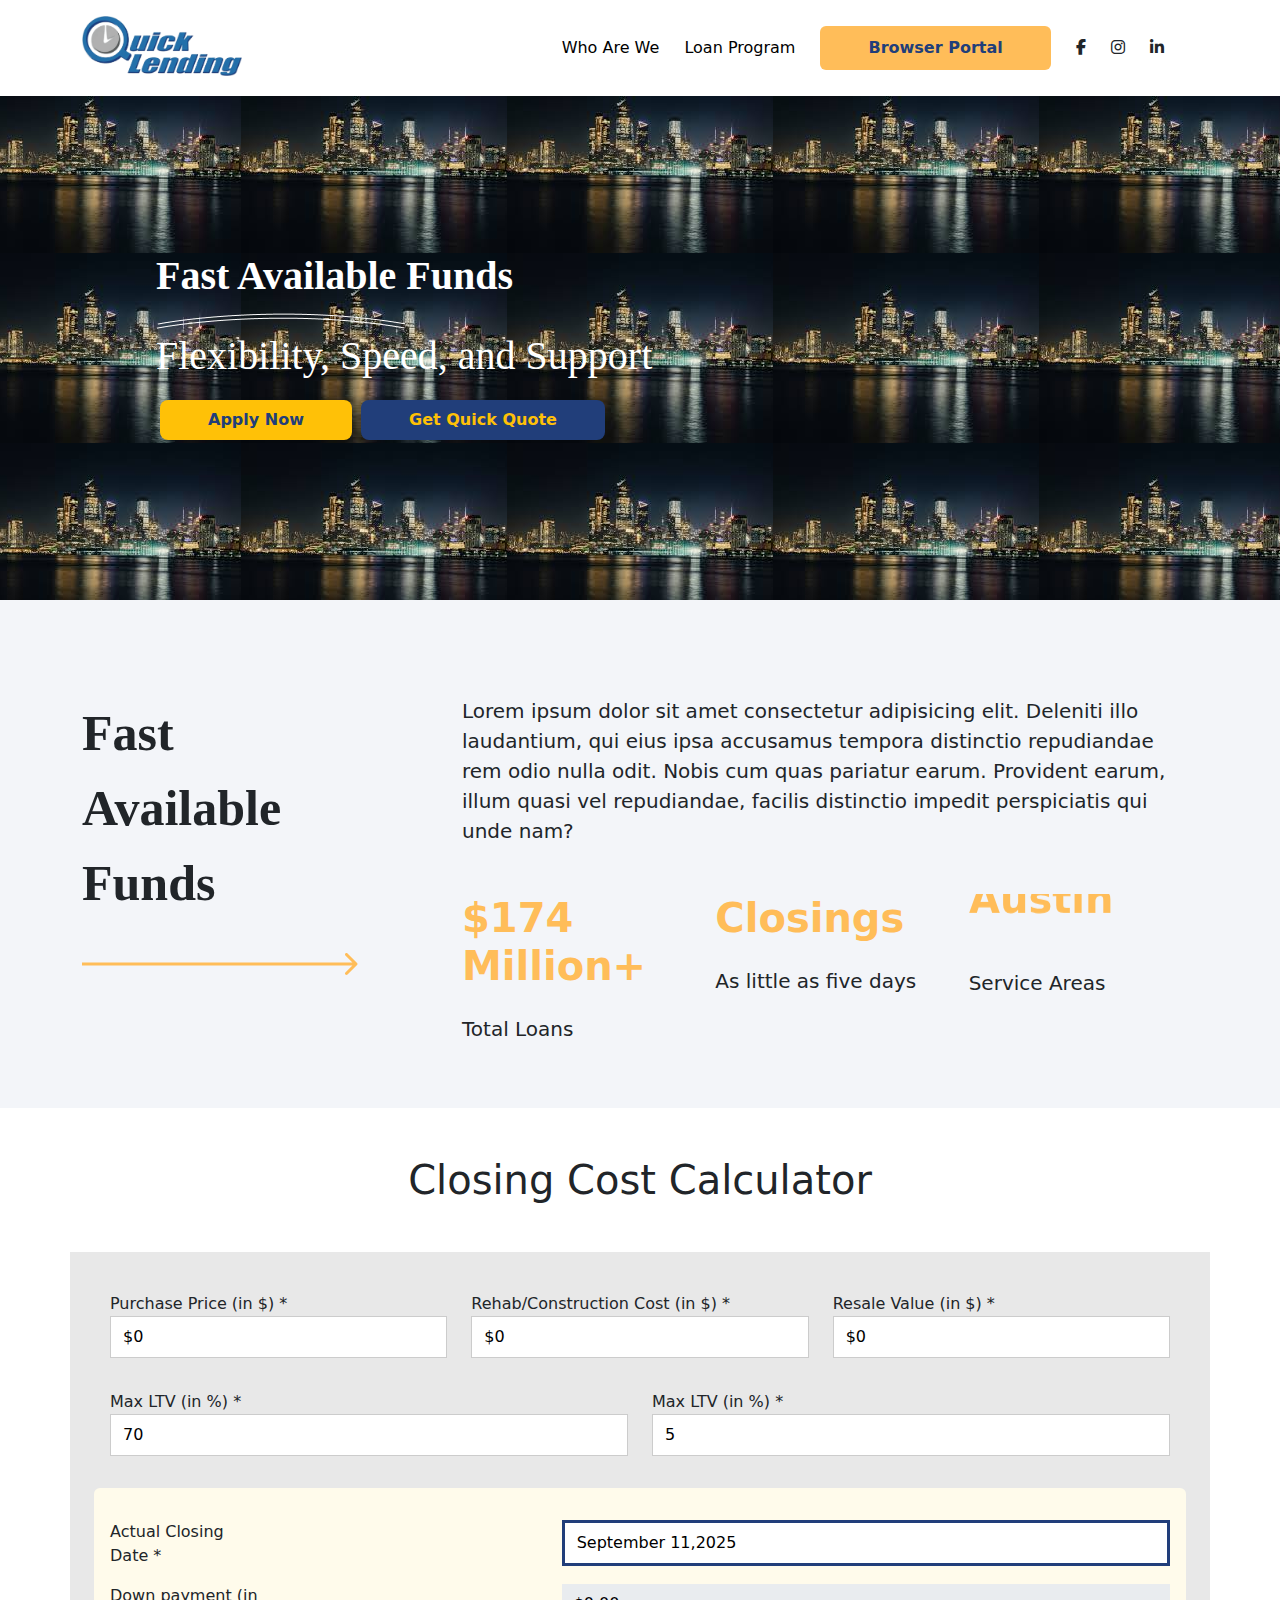
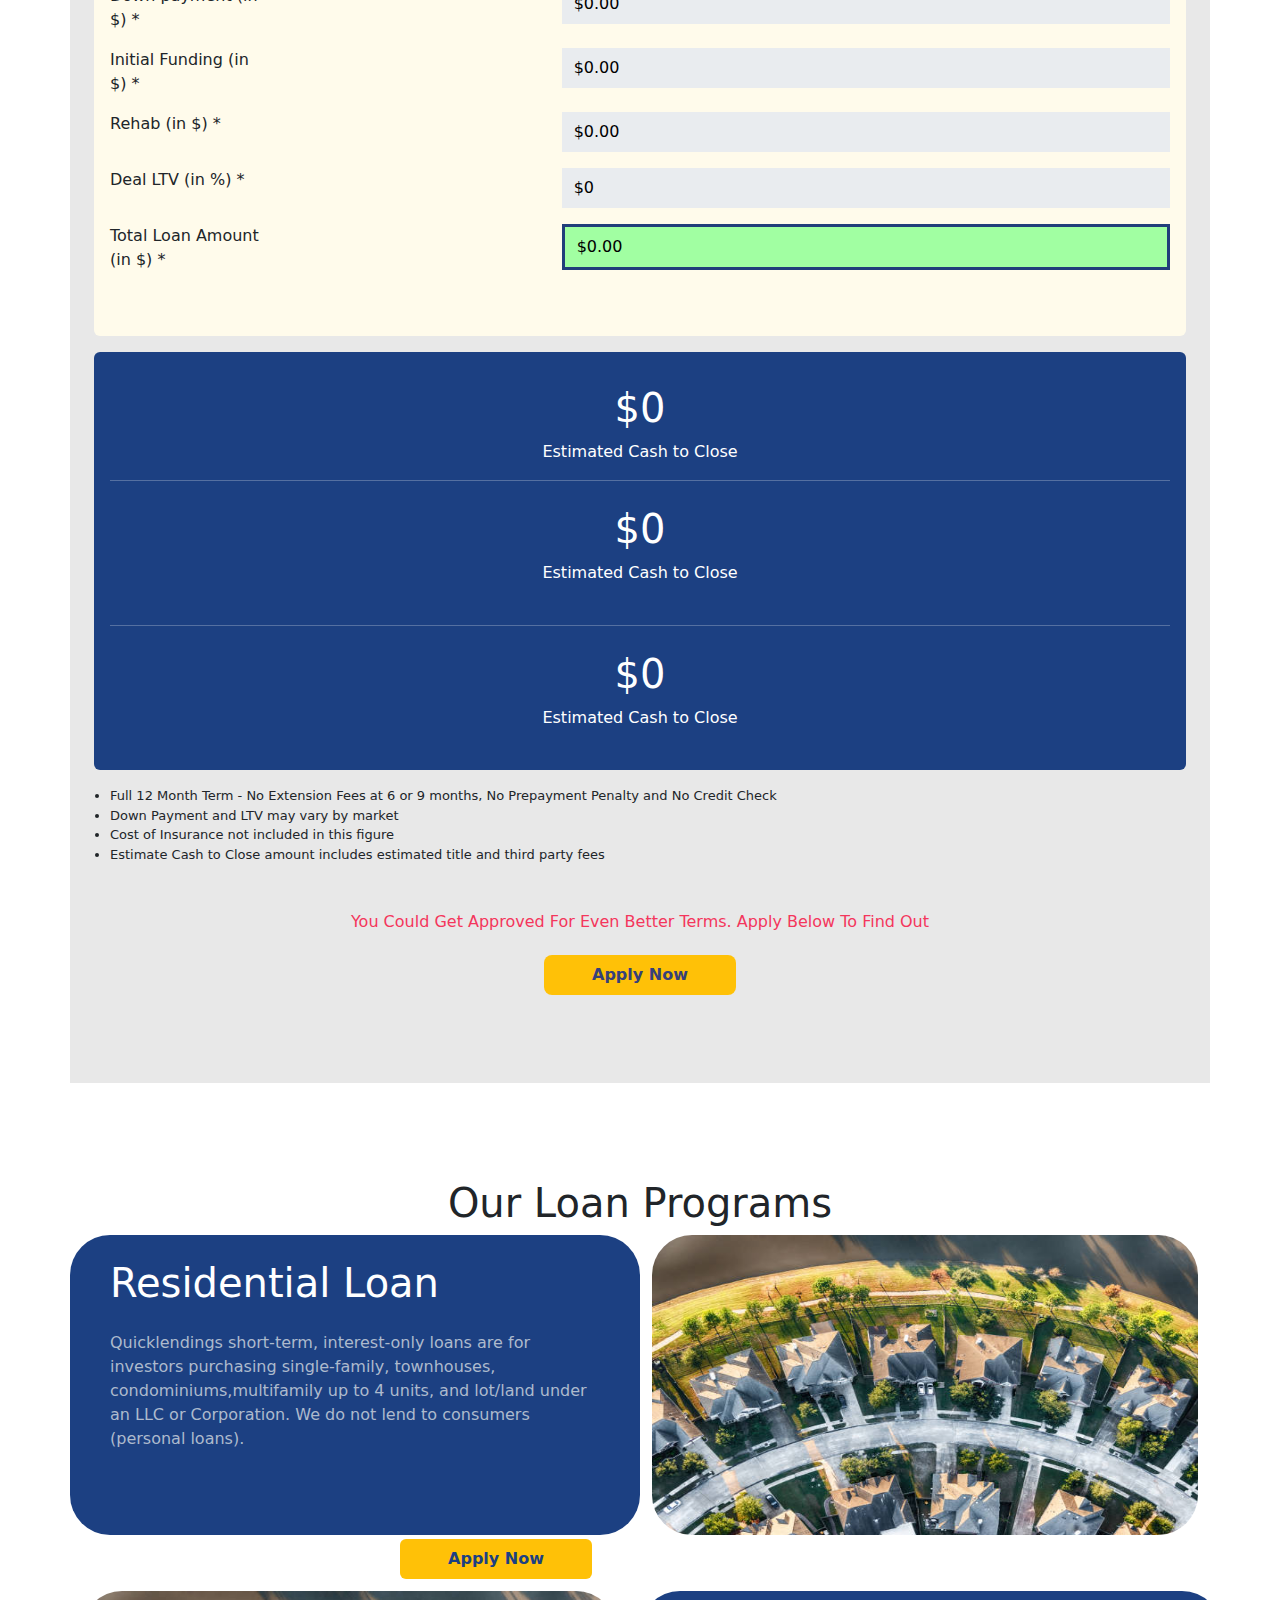
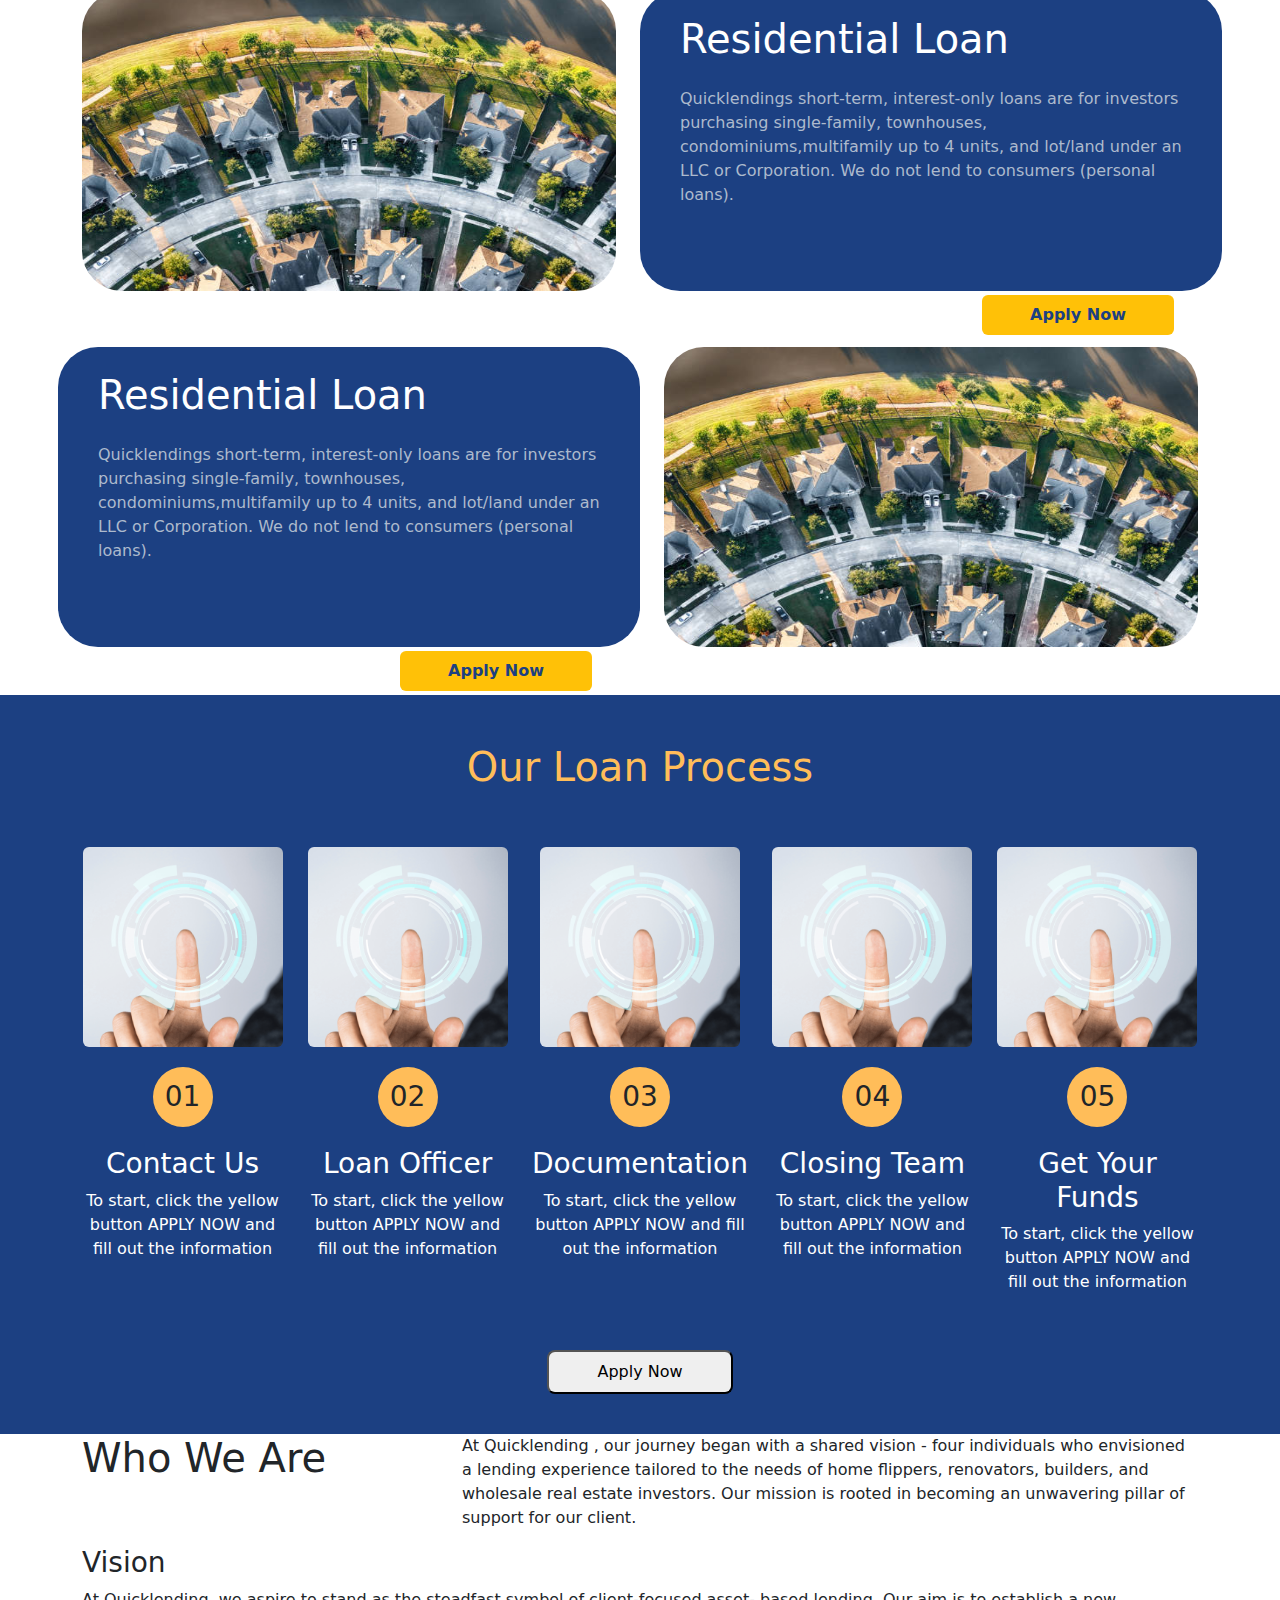
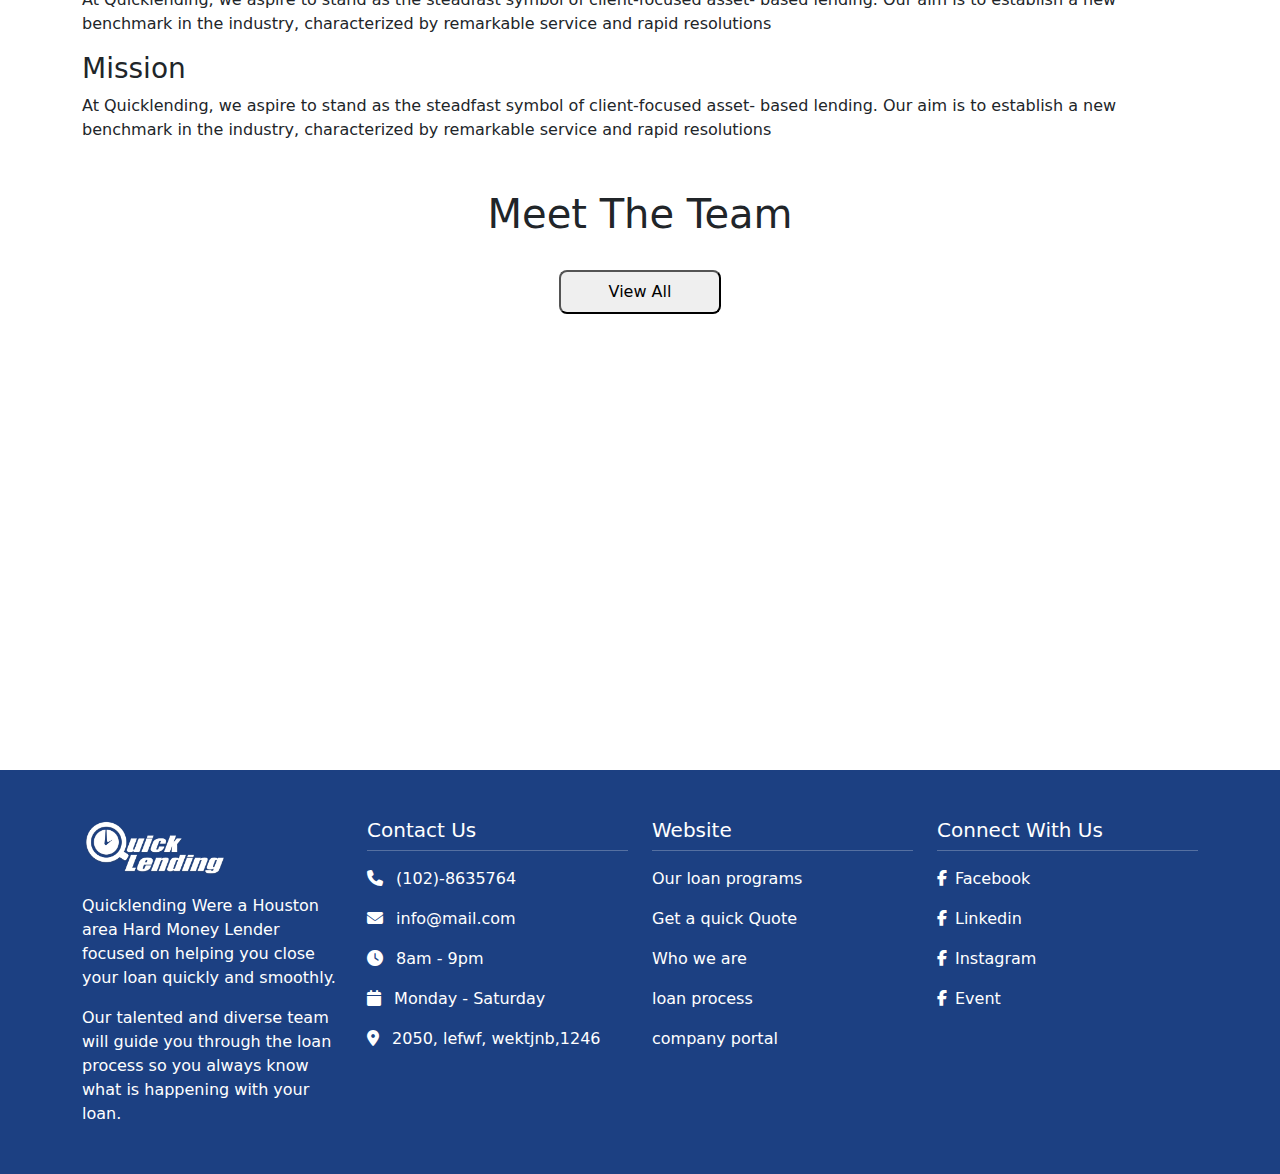
<file: sujal/QuickLending-Clone/index.html>
<!DOCTYPE html>
<html lang="en">

<head>
    <meta charset="UTF-8">
    <meta name="viewport" content="width=device-width, initial-scale=1.0">
    <title>QuickLending</title>
    <link rel="stylesheet" href="style.css">
    <link rel="stylesheet" href="https://cdnjs.cloudflare.com/ajax/libs/font-awesome/6.5.0/css/all.min.css">
    <link href="https://cdn.jsdelivr.net/npm/bootstrap@5.3.8/dist/css/bootstrap.min.css" rel="stylesheet">
</head>

<body>
    <div class="container">
        <header class="d-flex justify-content-between">
            <div class="logo mt-3">
                <img src="quicklending-logo.png" alt="" height="60px">
            </div>
            <div class="navlinks mx-4 fs-6">
                <ul class="mt-3">
                    <li><a href="#">Who Are We</a></li>
                    <li><a href="#">Loan Program</a></li>
                    <li><button class="rounded-2 px-5">Browser Portal</button></li>
                    <li><i class="fa-brands fa-facebook-f"></i></li>
                    <li><i class="fa-brands fa-instagram"></i></li>
                    <li><i class="fa-brands fa-linkedin-in"></i></li>
                </ul>
            </div>
        </header>
    </div>
    <section class="first-pg">
        <div class="content m-3">
            <span>
                <h1><b>Fast Available Funds</b></h1>
                <img src="line.png" alt="">
            </span>
            <h1>Flexibility, Speed, and Support</h1>
        </div>
        <div class="first-pg-buttons m-3">
            <button class="px-5 p-2 rounded-3 m-1">Apply Now</button>
            <button class="px-5 p-2 rounded-3">Get Quick Quote</button>
        </div>
    </section>
    <section class="second-pg p-5">
        <div class="container">
            <div class="row">
                <div class="col-lg-3 lt-content mt-5">Fast <br> Available <br> Funds
                    <svg _ngcontent-mrj-c172="" width="276" height="24" viewBox="0 0 276 24" fill="none"
                        xmlns="http://www.w3.org/2000/svg">
                        <path _ngcontent-mrj-c172=""
                            d="M275.061 13.0607C275.646 12.4749 275.646 11.5251 275.061 10.9393L265.515 1.3934C264.929 0.807611 263.979 0.807611 263.393 1.3934C262.808 1.97919 262.808 2.92893 263.393 3.51472L271.879 12L263.393 20.4853C262.808 21.0711 262.808 22.0208 263.393 22.6066C263.979 23.1924 264.929 23.1924 265.515 22.6066L275.061 13.0607ZM0 13.5H274V10.5H0V13.5Z"
                            fill="#FFBD59"></path>
                    </svg>
                </div>

                <div class="col-lg-1"></div>
                <div class="col-lg-8 fs-5 mt-5">
                    <p>Lorem ipsum dolor sit amet consectetur adipisicing elit. Deleniti illo laudantium, qui eius ipsa
                        accusamus tempora distinctio repudiandae rem odio nulla odit. Nobis cum quas pariatur earum.
                        Provident earum, illum quasi vel repudiandae, facilis distinctio impedit perspiciatis qui unde
                        nam?</p>
                    <div class="row rt-content mt-5">
                        <div class="col-lg-4">
                            <h1>$174 Million+</h1>
                            <p class="mt-4">Total Loans</p>
                        </div>
                        <div class="col-lg-4">
                            <h1>Closings</h1>
                            <p class="mt-4">As little as five days</p>
                        </div>
                        <div class="col-lg-4">
                            <marquee behavior="scroll" direction="up" height="42px">
                                <h1>Austin</h1>
                                <h1>Dallas</h1>
                                <h1>Houston</h1>
                            </marquee>
                            <p class="mt-4">Service Areas</p>
                        </div>
                    </div>
                </div>
            </div>
    </section>
    <section>
        <h1 class="text-center m-5 closing">Closing Cost Calculator</h1>
        <div class="container p-4" style="background-color: #E8E8E8;">
            <div class="row p-3">
                <div class="col-lg-4">
                    <form>
                        <label>Purchase Price (in $) *</label>
                        <input type="text" value="$0">
                    </form>
                </div>
                <div class="col-lg-4">
                    <form>
                        <label>Rehab/Construction Cost (in $) *</label>
                        <input type="text" value="$0">
                    </form>
                </div>
                <div class="col-lg-4">
                    <form>
                        <label>Resale Value (in $) *</label>
                        <input type="text" value="$0">
                    </form>
                </div>
            </div>
            <div class="row p-3">
                <div class="col-lg-6">
                    <form>
                        <label>Max LTV (in %) *</label>
                        <input type="text" value="70">
                    </form>
                </div>
                <div class="col-lg-6">
                    <form>
                        <label>Max LTV (in %) *</label>
                        <input type="text" value="5">
                    </form>
                </div>
            </div>
            <div class="row mt-3">
                <div class="col-12">
                    <div class="rounded-2 p-3" style="background-color: #FFFBEB;">
                        <div class="row pt-3 cl-date">
                            <div class="col-lg-2">Actual Closing Date *</div>
                            <div class="col-lg-3"></div>
                            <div class="col-lg-7">
                                <form>
                                    <input type="text" value="September 11,2025">
                                </form>
                            </div>
                        </div>
                        <div class="row pt-3 d-pay">
                            <div class="col-lg-2">Down payment (in $) *</div>
                            <div class="col-lg-3"></div>
                            <div class="col-lg-7">
                                <form>
                                    <input type="text" value="$0.00">
                                </form>
                            </div>
                        </div>
                        <div class="row pt-3 in-fun">
                            <div class="col-lg-2">Initial Funding (in $) *</div>
                            <div class="col-lg-3"></div>
                            <div class="col-lg-7">
                                <form>
                                    <input type="text" value="$0.00">
                                </form>
                            </div>
                        </div>
                        <div class="row pt-3 rehab">
                            <div class="col-lg-2">Rehab (in $) *</div>
                            <div class="col-lg-3"></div>
                            <div class="col-lg-7">
                                <form>
                                    <input type="text" value="$0.00">
                                </form>
                            </div>
                        </div>
                        <div class="row pt-3 deal">
                            <div class="col-lg-2">Deal LTV (in %) *</div>
                            <div class="col-lg-3"></div>
                            <div class="col-lg-7">
                                <form>
                                    <input type="text" value="$0">
                                </form>
                            </div>
                        </div>
                        <div class="row pt-3 total-amt">
                            <div class="col-lg-2 mb-5">Total Loan Amount (in $) *</div>
                            <div class="col-lg-3"></div>
                            <div class="col-lg-7">
                                <form>
                                    <input type="text" value="$0.00">
                                </form>
                            </div>
                        </div>
                    </div>
                </div>
            </div>
            <div class="row mt-3">
                <div class="col-12">
                    <div class="rounded-2 p-3" style="background-color: #1C4082;">
                        <div class="text-center text-white pt-3">
                            <h1>$0</h1>
                            <p>Estimated Cash to Close</p>
                        </div>
                        <hr class="text-white">
                        <div class="text-center text-white p-2">
                            <h1>$0</h1>
                            <p>Estimated Cash to Close</p>
                        </div>
                        <hr class="text-white">
                        <div class="text-center text-white p-2">
                            <h1>$0</h1>
                            <p>Estimated Cash to Close</p>
                        </div>
                    </div>
                </div>
            </div>

            <div class="list">
                <ul class="p-3">
                    <li>Full 12 Month Term - No Extension Fees at 6 or 9 months, No Prepayment Penalty and No Credit
                        Check</li>
                    <li>Down Payment and LTV may vary by market</li>
                    <li>Cost of Insurance not included in this figure</li>
                    <li>Estimate Cash to Close amount includes estimated title and third party fees</li>
                </ul>
            </div>
            <div class="text-center p-3 red-text">
                <h6>You Could Get Approved For Even Better Terms. Apply Below To Find Out</h6>
                <button class="rounded-3 px-5 py-2 mt-3 mb-5">Apply Now</button>
            </div>
        </div>
    </section>

    <section class="mt-5">
        <h1 class="text-center pt-5">Our Loan Programs</h1>
        <div class="container">
            <div class="row">
                <div class="col-lg-6 text-white text-content p-4">
                    <h1 class="mx-3">Residential Loan</h1>
                    <p class="my-4 mx-3">Quicklendings short-term, interest-only loans are for investors purchasing
                        single-family, townhouses, condominiums,multifamily up to 4 units, and lot/land under an LLC or
                        Corporation. We do not lend to consumers (personal loans).</p>
                    <div class="text-end my-5 p-4">
                        <button class="px-5 py-2 my-3 rounded-2">Apply Now</button>
                    </div>
                </div>
                <div class="col-lg-6">
                    <img class="img-fluid" src="background.jpg" alt="">
                </div>
            </div>
            <div class="row g-5 my-2">
                <div class="col-lg-6">
                    <img class="img-fluid" src="background.jpg" alt="">
                </div>
                <div class="col-lg-6 text-white text-content p-4">
                    <h1 class="mx-3">Residential Loan</h1>
                    <p class="my-4 mx-3">Quicklendings short-term, interest-only loans are for investors purchasing
                        single-family, townhouses, condominiums,multifamily up to 4 units, and lot/land under an LLC or
                        Corporation. We do not lend to consumers (personal loans).</p>
                    <div class="text-end my-5 p-4">
                        <button class="px-5 py-2 my-3 rounded-2">Apply Now</button>
                    </div>
                </div>
            </div>
            <div class="row g-5 my-2">
                <div class="col-lg-6 text-white text-content p-4">
                    <h1 class="mx-3">Residential Loan</h1>
                    <p class="my-4 mx-3">Quicklendings short-term, interest-only loans are for investors purchasing
                        single-family, townhouses, condominiums,multifamily up to 4 units, and lot/land under an LLC or
                        Corporation. We do not lend to consumers (personal loans).</p>
                    <div class="text-end my-5 p-4">
                        <button class="px-5 py-2 my-3 rounded-2">Apply Now</button>
                    </div>
                </div>
                <div class="col-lg-6">
                    <img class="img-fluid" src="background.jpg" alt="">
                </div>
            </div>
        </div>
    </section>
    <section>
        <div class="container-fluid" style="background-color: #1C4082;">
            <div class="container mt-5">
                <div class="text-center py-5 loan-pr">
                    <h1>Our Loan Process</h1>
                </div>
                <div class="row">
                    <div class="col text-center">
                        <div style="display:inline-block;">
                            <img class="rounded-2" src="c1.png" alt="" height="200px">
                            <h3 class="number">01</h3>
                            <h3 class="text-white">Contact Us</h3>
                            <p class="text-white">To start, click the yellow button APPLY NOW and fill out the
                                information</p>
                        </div>
                    </div>

                    <div class="col">
                        <div class="col text-center">
                            <div style="display:inline-block;">
                                <img class="rounded-2" src="c1.png" alt="" height="200px">
                                <h3 class="number">02</h3>
                                <h3 class="text-white">Loan Officer</h3>
                                <p class="text-white">To start, click the yellow button APPLY NOW and fill out the
                                    information</p>
                            </div>
                        </div>
                    </div>
                    <div class="col">
                        <div class="col text-center">
                            <div style="display:inline-block;">
                                <img class="rounded-2" src="c1.png" alt="" height="200px">
                                <h3 class="number">03</h3>
                                <h3 class="text-white">Documentation</h3>
                                <p class="text-white">To start, click the yellow button APPLY NOW and fill out the
                                    information</p>
                            </div>
                        </div>
                    </div>
                    <div class="col">
                        <div class="col text-center">
                            <div style="display:inline-block;">
                                <img class="rounded-2" src="c1.png" alt="" height="200px">
                                <h3 class="number">04</h3>
                                <h3 class="text-white">Closing Team</h3>
                                <p class="text-white">To start, click the yellow button APPLY NOW and fill out the
                                    information</p>
                            </div>
                        </div>
                    </div>
                    <div class="col">
                        <div class="col text-center">
                            <div style="display:inline-block;">
                                <img class="rounded-2" src="c1.png" alt="" height="200px">
                                <h3 class="number">05</h3>
                                <h3 class="text-white">Get Your Funds</h3>
                                <p class="text-white">To start, click the yellow button APPLY NOW and fill out the
                                    information</p>
                            </div>
                        </div>
                    </div>
                </div>
                <div class="text-center p-4">
                    <button class="px-5 py-2 my-3 rounded-3">Apply Now</button>
                </div>
            </div>
        </div>
    </section>
    <section>
        <div class="container-fluid lower">
            <div class="container">
                <div class="row content-7">
                    <div class="col-lg-4 who-we-are">
                        <h1>Who We Are</h1>
                    </div>
                    <div class="col-lg-8 who-we-p">
                        <p>At Quicklending , our journey began with a shared vision - four individuals who envisioned a
                            lending experience tailored to the needs of home flippers, renovators, builders, and
                            wholesale real estate investors. Our mission is rooted in becoming an unwavering pillar of
                            support for our client.</p>
                    </div>
                </div>
                <div class="image-who">
                    <div class="card1">
                        <h3>Vision</h3>
                        <p>At Quicklending, we aspire to stand as the steadfast symbol of client-focused asset- based
                            lending. Our aim is to establish a new benchmark in the industry, characterized by
                            remarkable service and rapid resolutions</p>
                    </div>
                    <div class="card2">
                        <h3>Mission</h3>
                        <p>At Quicklending, we aspire to stand as the steadfast symbol of client-focused asset- based
                            lending. Our aim is to establish a new benchmark in the industry, characterized by
                            remarkable service and rapid resolutions</p>
                    </div>
                </div>
            </div>
        </div>
    </section>
    <section>
        <div class="text-center team my-5">
            <h1>Meet The Team</h1>
            <button class="px-5 py-2 rounded-3 my-4">View All</button>
            <marquee behavior="" direction="">
                <div class="design-cards">
                    <div class="card-team text-center">
                        <h3 class="mt-5">Joseph Toperks</h3>
                        <h5>Managing Director</h5>
                        <i class="fa-solid fa-phone me-2"></i>
                        <i class="fa-solid fa-envelope me-2 mb-5"></i>
                    </div>
                    <div class="card-team text-center">
                        <h3 class="mt-5">Joseph Toperks</h3>
                        <h5>Managing Director</h5>
                        <i class="fa-solid fa-phone me-2"></i>
                        <i class="fa-solid fa-envelope me-2 mb-5"></i>
                    </div>
                </div>
            </marquee>

        </div>
    </section>
    <footer>
        <div class="container-fluid" style="background-color: #1C4082;">
            <div class="container">
                <div class="row text-white">
                    <div class="col-lg-3 mt-5">
                        <img src="QL_Logo_White.png" alt="" height="60px">
                        <p class="mt-3">Quicklending Were a Houston area Hard Money Lender focused on helping you close
                            your loan quickly and smoothly.</p>
                        <p class="mb-5">Our talented and diverse team will guide you through the loan process so you
                            always know what is happening with your loan.</p>
                    </div>
                    <div class="col-lg-3 mt-5">
                        <h5>Contact Us</h5>
                        <hr class="mt-0">
                        <p><i class="fa-solid fa-phone me-2"></i> (102)-8635764</p>
                        <p><i class="fa-solid fa-envelope me-2"></i> info@mail.com</p>
                        <p><i class="fa-solid fa-clock me-2"></i> 8am - 9pm</p>
                        <p><i class="fa-solid fa-calendar me-2"></i> Monday - Saturday</p>
                        <p><i class="fa-solid fa-location-dot me-2"></i> 2050, lefwf, wektjnb,1246</p>
                    </div>
                    <div class="col-lg-3 mt-5">
                        <h5>Website</h5>
                        <hr class="mt-0">
                        <p>Our loan programs</p>
                        <p>Get a quick Quote</p>
                        <p>Who we are</p>
                        <p>loan process</p>
                        <p>company portal</p>
                    </div>
                    <div class="col-lg-3 mt-5">
                        <h5>Connect With Us</h5>
                        <hr class="mt-0">
                        <p><i class="fa-brands fa-facebook-f me-2"></i>Facebook</p>
                        <p><i class="fa-brands fa-facebook-f me-2"></i>Linkedin</p>
                        <p><i class="fa-brands fa-facebook-f me-2"></i>Instagram</p>
                        <p><i class="fa-brands fa-facebook-f me-2"></i>Event</p>
                    </div>
                </div>
            </div>
        </div>
    </footer>
</body>

</html>
</file>
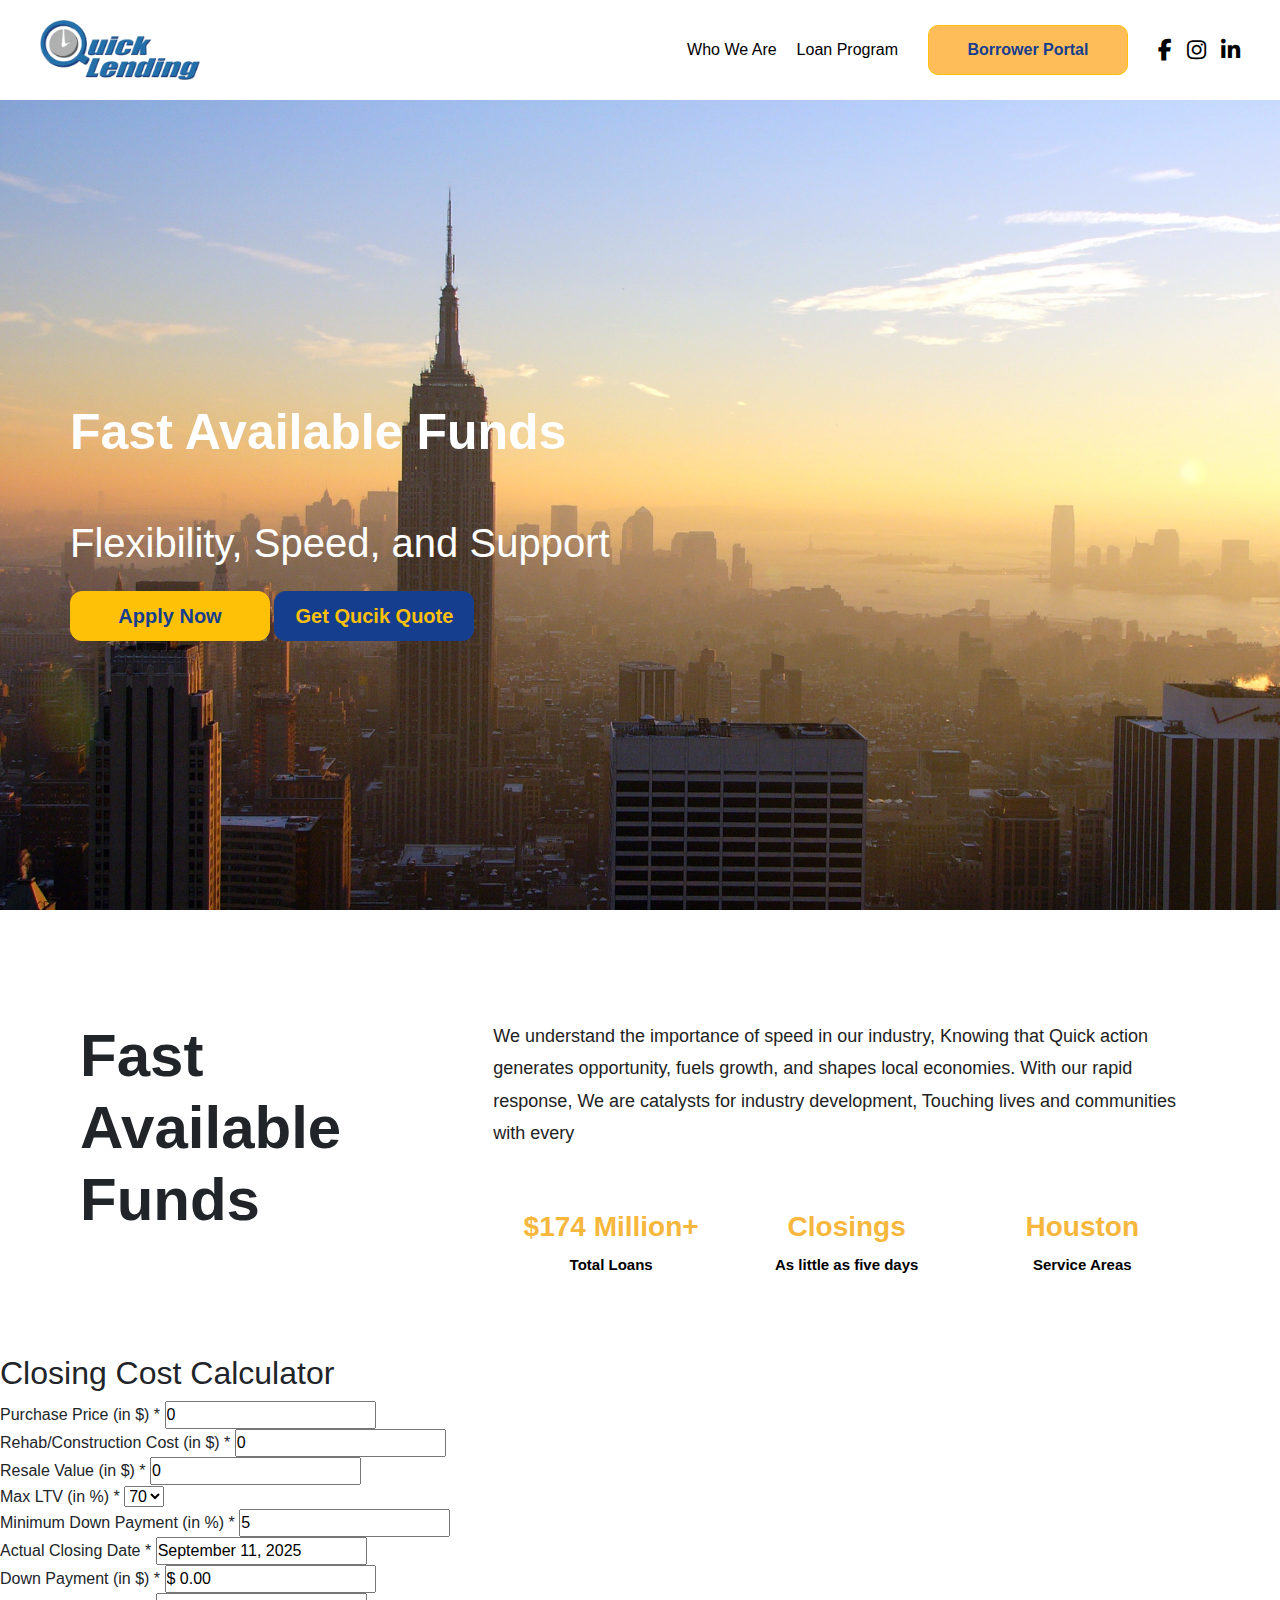
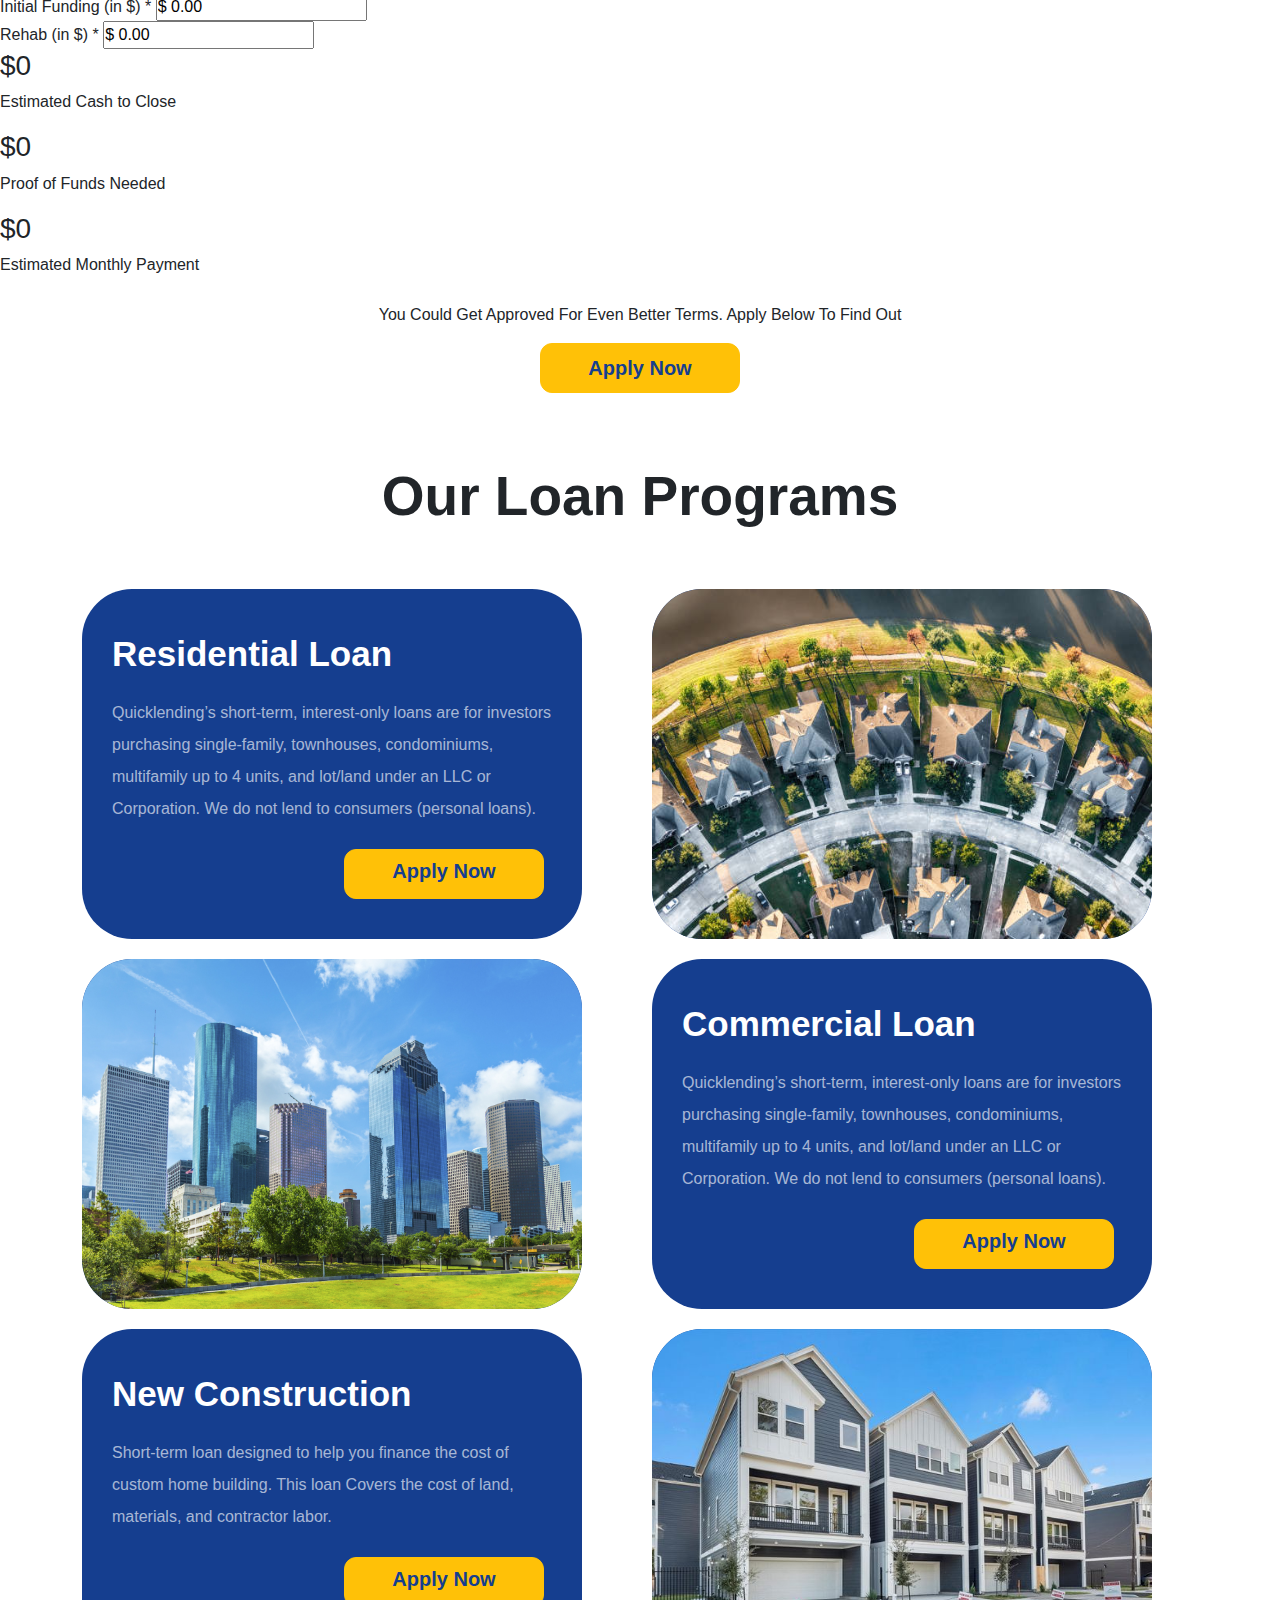
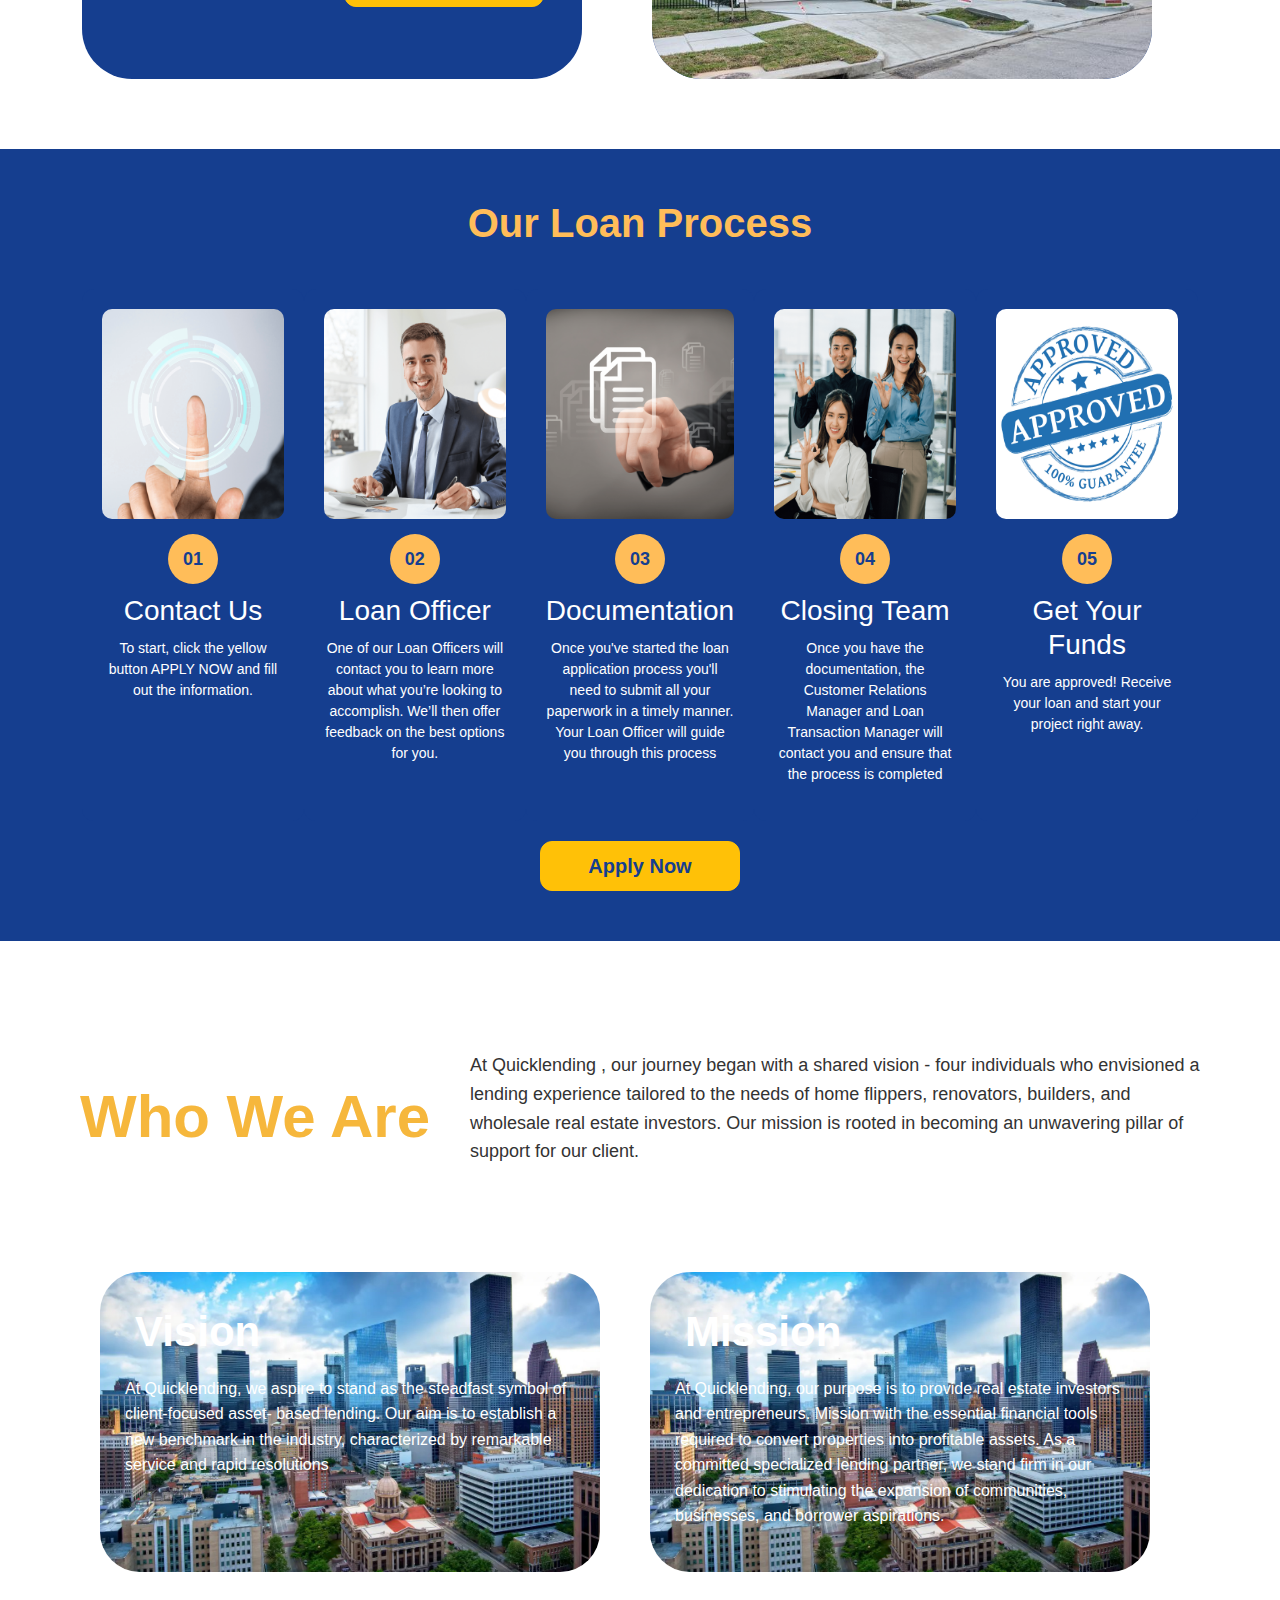
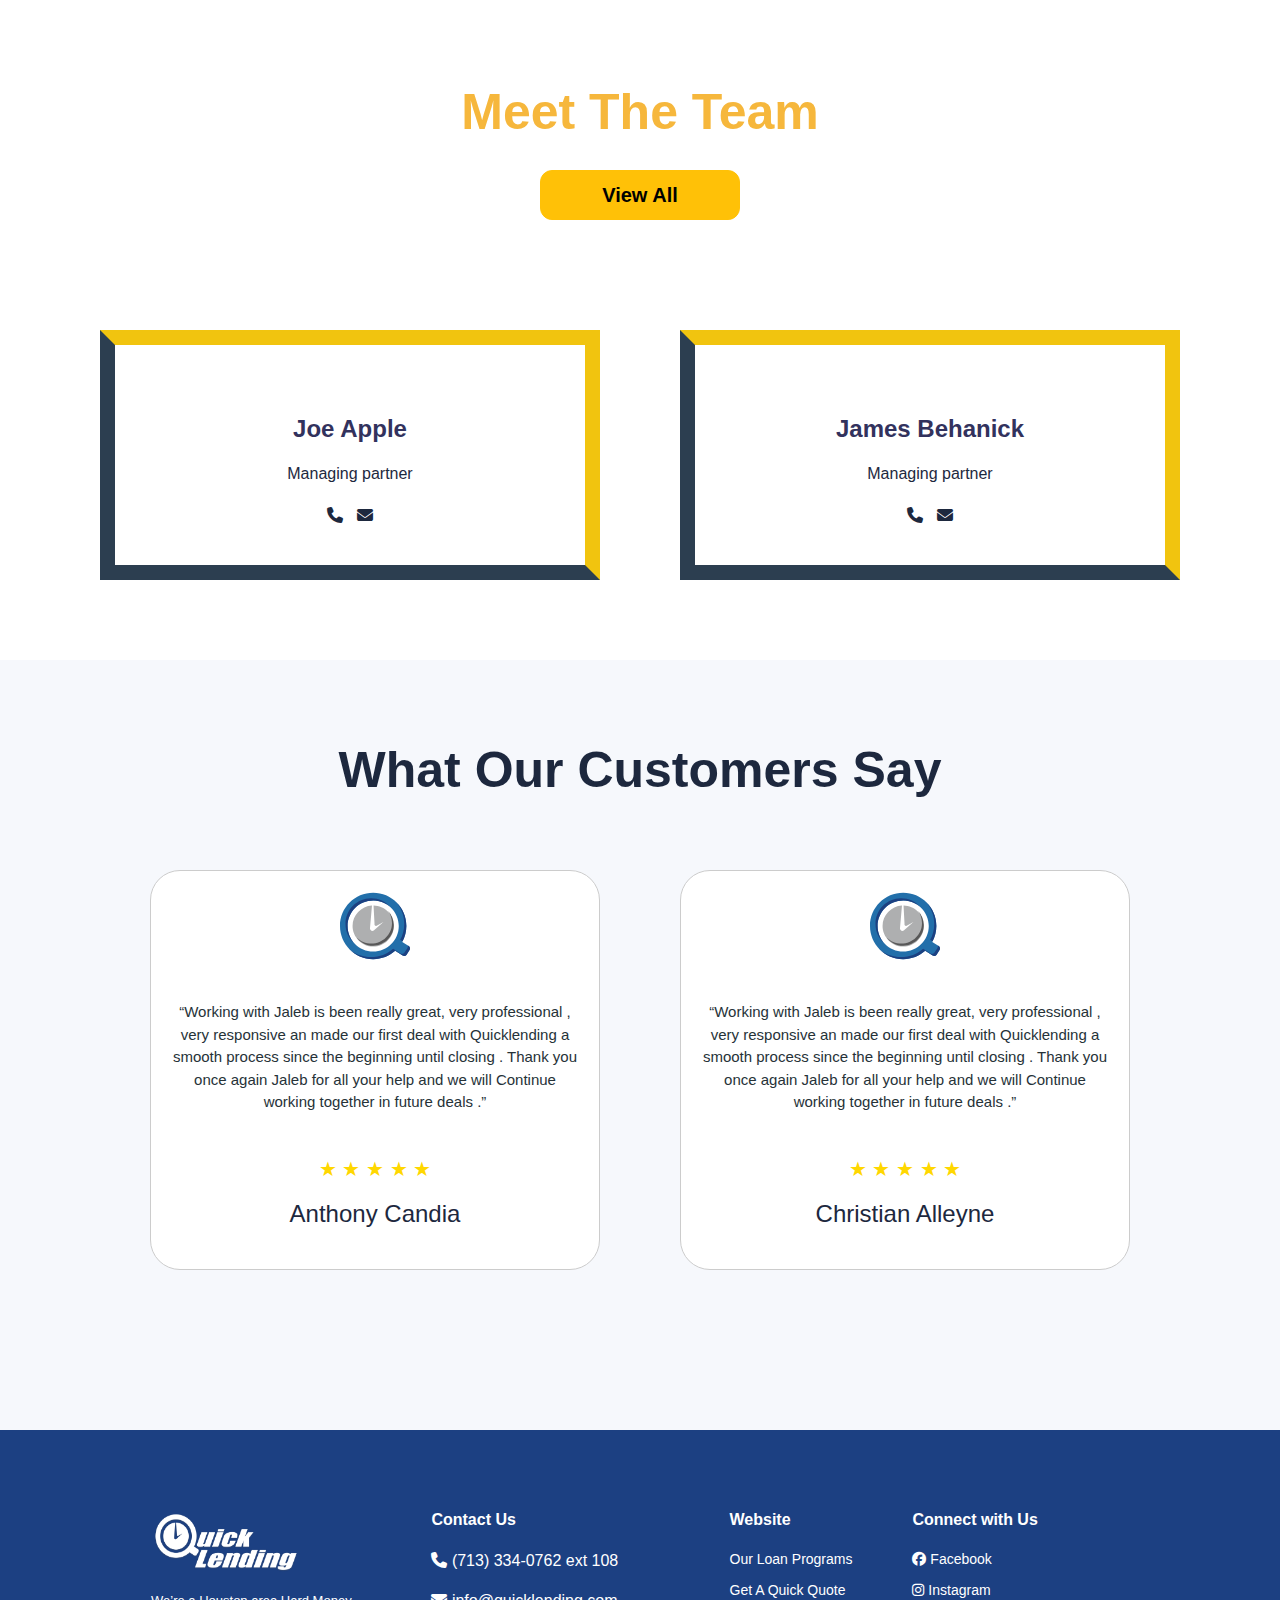
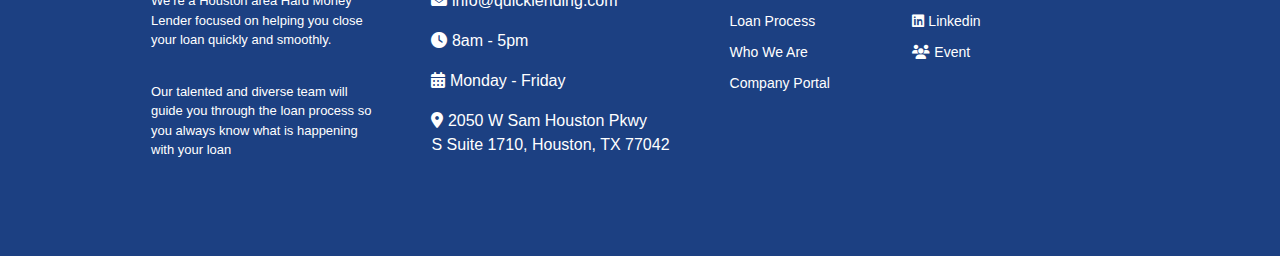
<file: yashika/quicklending clone/index.html>
<!DOCTYPE html>
<html lang="en">
<head>
  <meta charset="UTF-8">
  <meta name="viewport" content="width=device-width, initial-scale=1.0">
  <title>Quick Lending</title>
  <link rel="stylesheet" href="https://cdn.jsdelivr.net/npm/bootstrap@5.3.8/dist/css/bootstrap.min.css">
  <link rel="stylesheet" href="style.css">
  <link rel="stylesheet" href="https://cdnjs.cloudflare.com/ajax/libs/font-awesome/6.4.0/css/all.min.css">
</head>
<body>
  <header class="navbar">
    <div class="nav-logo">
      <img src="quicklending-logo.png" alt="Quick Lending Logo">
    </div>
    <div class="nav-content">
      <ul class="nav-text">
        <li><a href="#">Who We Are</a></li>
        <li><a href="#">Loan Program</a></li>
      </ul>
      <button class="btn btn-warning nav-btn">Borrower Portal</button>
      <ul class="nav-icon">
        <li><a href="#"><i class="fa-brands fa-facebook-f"></i></a></li>
        <li><a href="#"><i class="fa-brands fa-instagram"></i></a></li>
        <li><a href="#"><i class="fa-brands fa-linkedin-in"></i></a></li>
      </ul>
    </div>
  </header>
  <section class="main">
    <div class="main-content">
      <h1>Fast Available Funds</h1>
      <h3>Flexibility, Speed, and Support</h3>
      <div class="main-buttons">
        <button class="btn btn-warning main-btn1">Apply Now</button>
        <button class="btn btn-warning main-btn2">Get Qucik Quote</button>
      </div>
    </div>
  </section>
  <section class="funds">
  <div class="fund-left">
    <h1>
      Fast <br> Available <br> Funds
    </h1>
  </div>
  <div class="fund-right">
    <p>
      We understand the importance of speed in our industry, Knowing that Quick action generates opportunity, 
       fuels growth, and shapes local economies. With our rapid response, We are catalysts for industry development, 
      Touching lives and communities with every 
    </p>
    <div class="fund-stat">
      <div class="stat">
        <h2>$174 Million+</h2>
        <p>Total Loans</p>
      </div>
      <div class="stat">
        <h2>Closings</h2>
        <p>As little as five days</p>
      </div>
      <div class="stat">
        <h2>Houston</h2>
        <p>Service Areas</p>
      </div>
    </div>
  </div>
</section>
 <section class="calculator-section">
    <h2>Closing Cost Calculator</h2>
    <div class="calculator-box">
      <div class="form-group">
        <label>Purchase Price (in $) *</label>
        <input type="number" id="purchasePrice" value="0">
      </div>

      <div class="form-group">
        <label>Rehab/Construction Cost (in $) *</label>
        <input type="number" id="rehabCost" value="0">
      </div>

      <div class="form-group">
        <label>Resale Value (in $) *</label>
        <input type="number" id="resaleValue" value="0">
      </div>

      <div class="form-group">
        <label>Max LTV (in %) *</label>
        <select id="ltv">
          <option value="70">70</option>
          <option value="75">75</option>
          <option value="80">80</option>
        </select>
      </div>

      <div class="form-group">
        <label>Minimum Down Payment (in %) *</label>
        <input type="number" id="downPaymentPercent" value="5">
      </div>
    </div>

    <div class="actual-box">
      <div class="form-group">
        <label>Actual Closing Date *</label>
        <input type="text" id="closingDate" value="September 11, 2025" >
      </div>

      <div class="form-group">
        <label>Down Payment (in $) *</label>
        <input type="text" id="downPayment" value="$ 0.00" >
      </div>

      <div class="form-group">
        <label>Initial Funding (in $) *</label>
        <input type="text" id="initialFunding" value="$ 0.00" >
      </div>

      <div class="form-group">
        <label>Rehab (in $) *</label>
        <input type="text" id="rehab" value="$ 0.00" >
      </div>
    </div>
    <div class="results">
      <div class="result-box">
        <h3>$0</h3>
        <p>Estimated Cash to Close</p>
      </div>
      <div class="result-box">
       <h3>$0</h3>
        <p>Proof of Funds Needed</p>
      </div>
      <div class="result-box">
        <h3>$0</h3>
        <p>Estimated Monthly Payment</p>      
      </div>
    </div>
    <div class="terms">
      <p>You Could Get Approved For Even Better Terms. Apply Below To Find Out</p>
      <button class="btn btn-warning main-btn1 cal-btn">Apply Now</button>
    </div>
  </section>
  <section class="container loan">
    <h2>Our Loan Programs</h2>
    <div class="row">
      <div class="col-6">
        <div class="card">
         <div class="card-body">
            <h5 class="card-title">Residential Loan</h5>
            <p class="card-text">Quicklending’s short-term, interest-only loans are for investors purchasing single-family, townhouses, condominiums, multifamily up to 4 units, and lot/land under an LLC or Corporation. We do not lend to consumers (personal loans).</p>
            <div class="card-btn">
              <a href="" class="btn btn-warning main-btn1 ">Apply Now</a>
            </div>
          </div>
        </div>
      </div>
       <div class="col-6">
        <div class="card">
          <img src="img1.jpg" alt="banner">
        </div>
      </div>
    </div>   
    <div class="row">
      <div class="col-6">
        <div class="card">
         <img src="img2.jpg" alt="banner">
        </div>
      </div>
       <div class="col-6">
        <div class="card">
         <div class="card-body">
            <h5 class="card-title">Commercial Loan</h5>
            <p class="card-text">Quicklending’s short-term, interest-only loans are for investors purchasing single-family, townhouses, condominiums, multifamily up to 4 units, and lot/land under an LLC or Corporation. We do not lend to consumers (personal loans).</p>
            <div class="card-btn">
              <a href="" class="btn btn-warning main-btn1 ">Apply Now</a>
            </div>
          </div>
        </div>
      </div>
    </div>  
    <div class="row">
      <div class="col-6">
        <div class="card">
         <div class="card-body">
            <h5 class="card-title">New Construction</h5>
            <p class="card-text">Short-term loan designed to help you finance the cost of custom home building. This loan Covers the cost of land, materials, and contractor labor.</p>
            <div class="card-btn">
              <a href="" class="btn btn-warning main-btn1 ">Apply Now</a>
            </div>
          </div>
        </div>
      </div>
      <div class="col-6">
        <div class="card">
         <img src="img3.jpg" alt="banner">
        </div>
      </div>
    </div>  
  </section>
  <section class="process-section">
  <div class="container text-center">
    <h1 class="process-title">Our Loan Process</h1>
    <div class="process-row">
      <div class="process-card">
        <img src="img4.png" alt="Step 1">
        <div class="step-no">01</div>
        <h3>Contact Us</h3>
        <p>To start, click the yellow button APPLY NOW and fill out the information.</p>
      </div>
      <div class="process-card">
        <img src="img5.png" alt="Step 2">
        <div class="step-no">02</div>
        <h3>Loan Officer</h3>
        <p>One of our Loan Officers will contact you to learn more about what you’re looking to accomplish. We’ll then offer feedback on the best options for you.</p>
      </div>
      <div class="process-card">
        <img src="img6.png" alt="Step 3">
        <div class="step-no">03</div>
        <h3>Documentation</h3>
        <p>Once you've started the loan application process you'll need to submit all your paperwork in a timely manner. Your Loan Officer will guide you through this process</p>
      </div>
      <div class="process-card">
        <img src="img7.png" alt="Step 4">
        <div class="step-no">04</div>
        <h3>Closing Team</h3>
        <p>Once you have the documentation, the Customer Relations Manager and Loan Transaction Manager will contact you and ensure that the process is completed</p>
      </div>
      <div class="process-card">
        <img src="img8.png" alt="Step 5">
        <div class="step-no">05</div>
        <h3>Get Your Funds</h3>
        <p>You are approved! Receive your loan and start your project right away.</p>
      </div>
    </div>
  </div>
  <div class="process-btn">
    <button class="btn btn-warning main-btn1">Apply Now</button>
  </div>
 </section>
<section class="we-section">
  <div class="we-content">
    <div class="we-title">
      <h1>Who We Are</h1>      
    </div>
    <div class="we-para">
      <p>At Quicklending , our journey began with a shared vision - four individuals who envisioned a lending experience tailored to the needs of home flippers, renovators, builders, and wholesale real estate investors. Our mission is rooted in becoming an unwavering pillar of support for our client.</p>
    </div>
  </div>
</section>
<section class="we-cards">
  <div class="we-card">
    <h2>Vision</h2>
    <p>
      At Quicklending, we aspire to stand as the steadfast symbol of client-focused asset- based lending. Our aim is to establish a new benchmark in the industry, characterized by remarkable service and rapid resolutions
    </p>
  </div>

  <div class="we-card">
    <h2>Mission</h2>
    <p>
      At Quicklending, our purpose is to provide real estate investors and entrepreneurs. Mission with the essential financial tools required to convert properties into profitable assets. As a committed specialized lending partner, we stand firm in our dedication to stimulating the expansion of communities, businesses, and borrower aspirations.
    </p>
  </div>
</section>
<section class="meet-section">
  <div class="meet-content">
    <h1>Meet The Team</h1>
    <button class="btn btn-warning main-btn1 meet-btn">View All</button>
  </div>
</section>
<section class="meet-cards">
  <div class="meet-card">
    <h4>Joe Apple</h4>
    <p>Managing partner </p>
    <i class="fas fa-phone"></i>
    <i class="fas fa-envelope"></i>
  </div>
  <div class="meet-card">
   <h4>James Behanick</h4>
    <p>Managing partner </p>
    <i class="fas fa-phone"></i>
    <i class="fas fa-envelope"></i>
  </div>
</section>
<section class="customer-sec">
  <div class="customer-content">
    <h1>What Our Customers Say</h1>
  </div>
  <div class="customer-cards">
    <div class="customer-card">
      <img src="img9.svg" alt="">
      <p class="review">“Working with Jaleb is been really great, very professional , very responsive an made our first deal with Quicklending a smooth process since the beginning until closing . Thank you once again Jaleb for all your help and we will Continue working together in future deals .”</p>
      <p style="font-size:20px; color:gold;" class="star">  &#9733; &#9733; &#9733; &#9733; &#9733;</p>
      <h4>Anthony Candia</h4>
    </div>
    <div class="customer-card">
      <img src="img9.svg" alt="">
      <p class="review">“Working with Jaleb is been really great, very professional , very responsive an made our first deal with Quicklending a smooth process since the beginning until closing . Thank you once again Jaleb for all your help and we will Continue working together in future deals .”</p>
      <p style="font-size:20px; color:gold;" class="star">  &#9733; &#9733; &#9733; &#9733; &#9733;</p>
      <h4>Christian Alleyne</h4>
    </div>
  </div>
</section>
<footer class="contact-info">
  <div class="footer-container">
   <div class="about-us">
     <img src="img10.png" alt="">
     <p>We’re a Houston area Hard Money <br> Lender focused on helping you close  <br>your loan  quickly and smoothly.</p>
     <p>Our talented and diverse  team will <br> guide you through the loan process so <br> you always know what is happening <br> with your loan</p>
   </div>
   <div class="contact-us">
     <h3>Contact Us</h3>
     <p><i class="fas fa-phone"></i> (713) 334-0762 ext 108</p>
     <p><i class="fas fa-envelope"></i> info@quicklending.com</p>
     <p><i class="fas fa-clock"></i> 8am - 5pm</p>
     <p><i class="fas fa-calendar-alt"></i> Monday - Friday</p>
     <p><i class="fas fa-map-marker-alt"></i> 2050 W Sam Houston Pkwy <br> S Suite 1710, Houston, TX 77042</p>
    </div>
    <div class="footer-links">
        <h3>Website</h3>
        <a href="#">Our Loan Programs</a>
        <a href="#">Get A Quick Quote</a>
        <a href="#">Loan Process</a>
        <a href="#">Who We Are</a>
        <a href="#">Company Portal</a>
      </div>
    <div class="footer-social">
      <h3>Connect with Us</h3>
      <a href="#"><i class="fab fa-facebook"></i> Facebook</a>
      <a href="#"><i class="fab fa-instagram"></i> Instagram</a>
      <a href="#"><i class="fab fa-linkedin"></i> Linkedin</a>
      <a href="#"><i class="fas fa-users"></i> Event</a>
    </div>
  </div>
</footer>
</body>
</html>
</file>
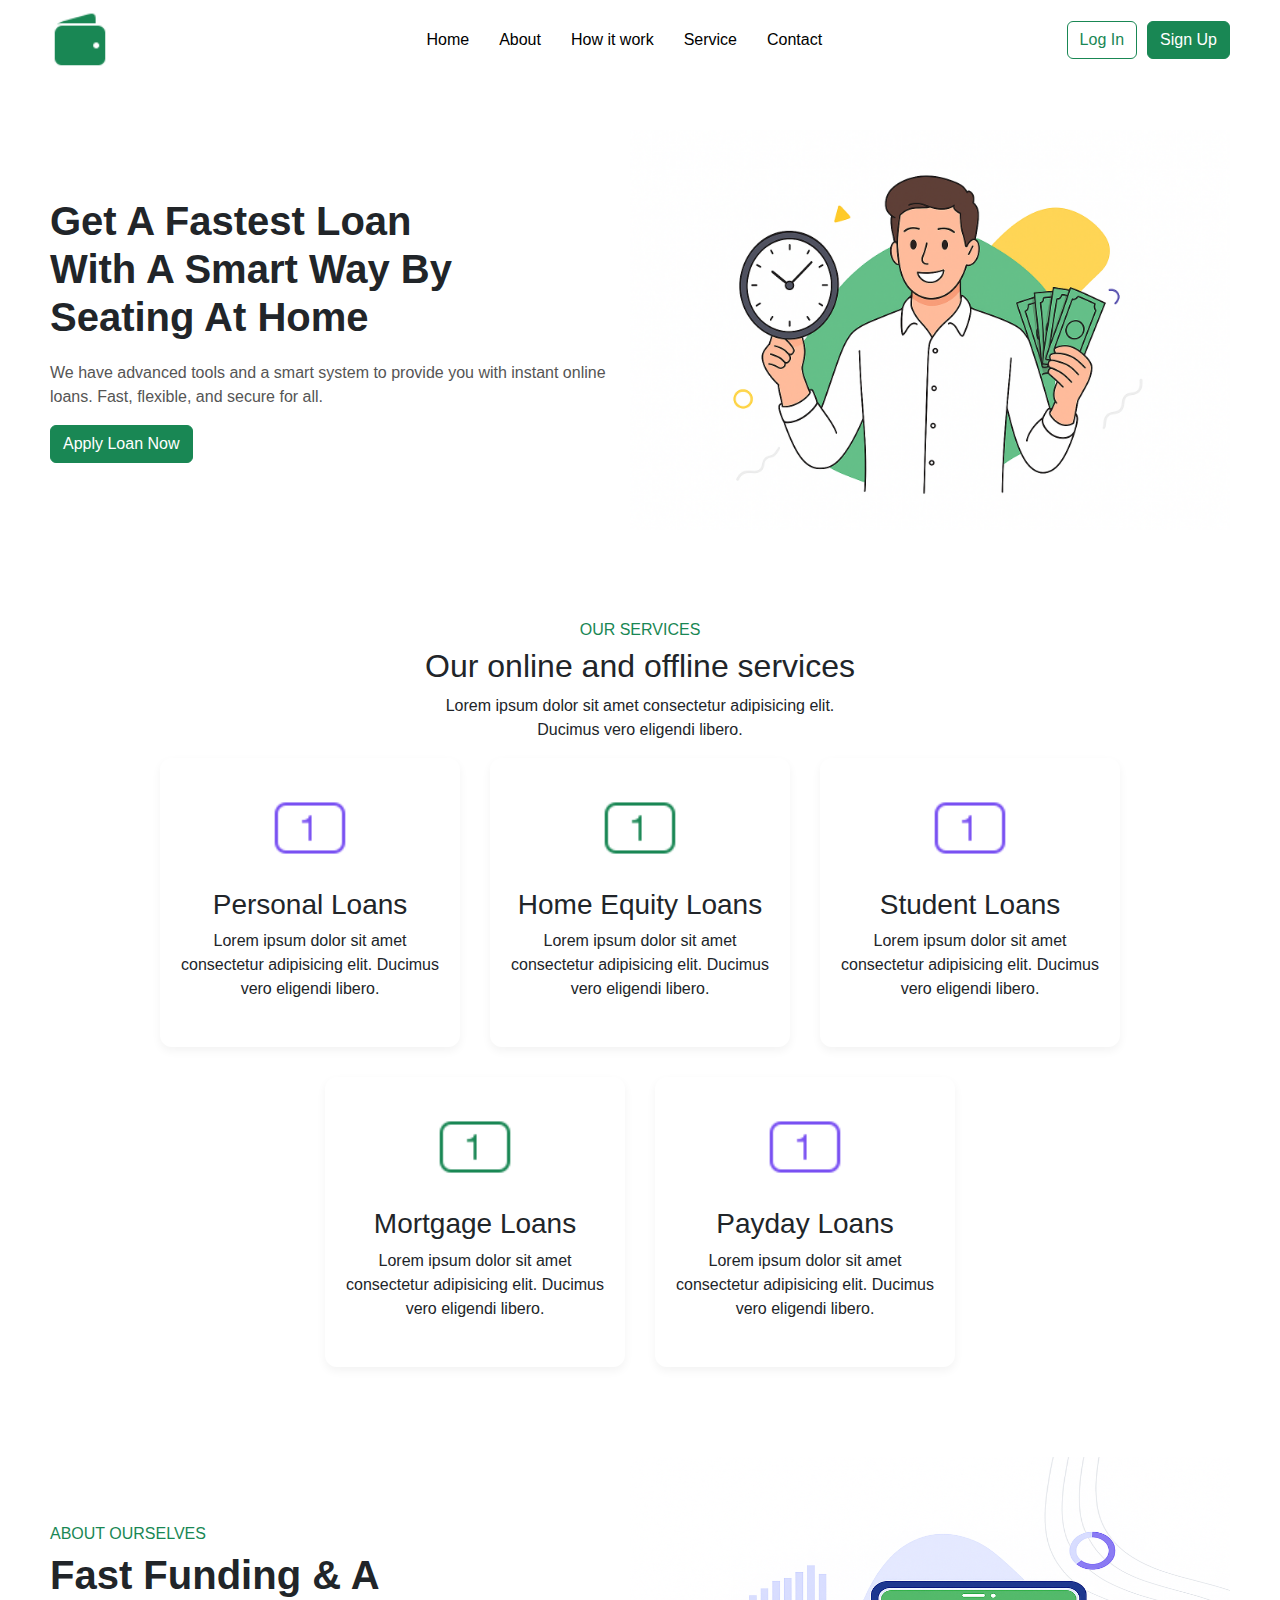
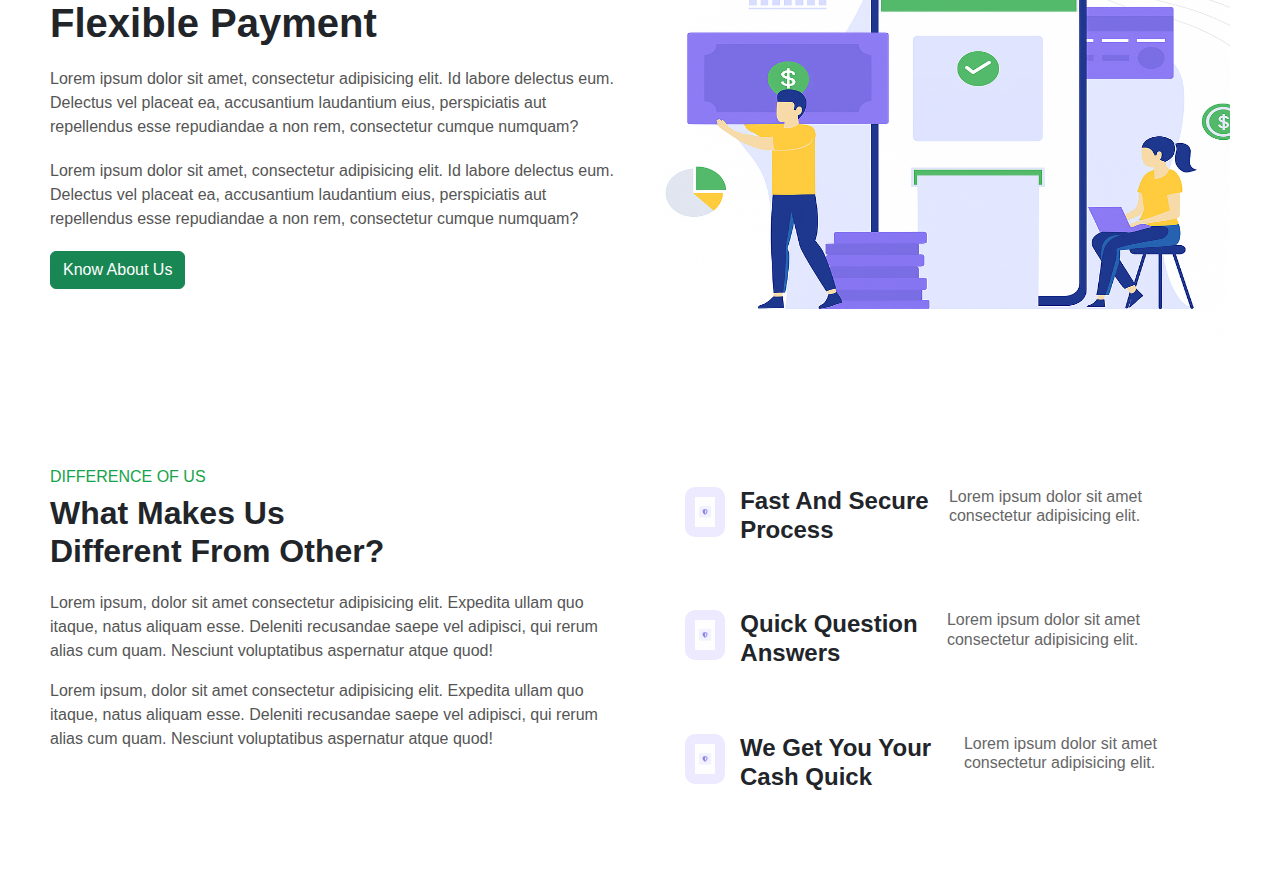
<file: yashika/Wallet clone/index.html>
<!DOCTYPE html>
<html lang="en">
<head>
    <meta charset="UTF-8">
    <meta name="viewport" content="width=device-width, initial-scale=1.0">
    <title>Document</title>
    <link rel="stylesheet" href="https://cdn.jsdelivr.net/npm/bootstrap@5.3.8/dist/css/bootstrap.min.css">
    <link rel="stylesheet" href="style.css">
</head>
<body>
<header>
  <div class="navbar">
    <div class="nav-logo">
        <div class="logo"></div>
    </div>
    <ul class="nav-content">
        <li><a href="#">Home</a></li>
        <li><a href="#">About</a></li>
        <li><a href="#">How it work</a></li>
        <li><a href="#">Service</a></li>
        <li><a href="#">Contact</a></li>        
    </ul>
    <div class="nav-button">
        <button class="btn btn-outline-success">Log In</button>
        <button class="btn btn-success">Sign Up</button>     
    </div>
  </div>
<section class="main-banner">
  <div class="main-content">
    <h1>
      Get A Fastest Loan <br />
      With A Smart Way By <br />
      Seating At Home
    </h1>
    <p>
      We have advanced tools and a smart system to provide you
      with instant online loans. Fast, flexible, and secure for all.
    </p>
    <button class="btn btn-success">Apply Loan Now</button>
  </div>
  <div class="banner-image">
    <img src="img1.png" alt="banner" />
  </div>
</section>
<section class="services">
    <div class="service-header">
        <h6>OUR SERVICES</h6>
        <h2>Our online and offline services</h2>
        <p>Lorem ipsum dolor sit amet consectetur adipisicing elit. <br> Ducimus vero eligendi libero. </p>
    </div>
    <div class="services-cards">
     <div class="service-card">
         <img src="img2.png" alt="Personal Loan">
         <h3>Personal Loans</h3>
         <p>Lorem ipsum dolor sit amet consectetur adipisicing elit. Ducimus vero eligendi libero.</p>
     </div>

     <div class="service-card">
         <img src="img3.png" alt="Home equity Loan">
         <h3>Home Equity Loans</h3>
         <p>Lorem ipsum dolor sit amet consectetur adipisicing elit. Ducimus vero eligendi libero.</p>
     </div>

     <div class="service-card">
         <img src="img2.png" alt="student Loan">
         <h3>Student Loans</h3>
         <p>Lorem ipsum dolor sit amet consectetur adipisicing elit. Ducimus vero eligendi libero.</p>
     </div>
     <div class="service-card">
         <img src="img3.png" alt="mortgage Loan">
         <h3>Mortgage Loans</h3>
         <p>Lorem ipsum dolor sit amet consectetur adipisicing elit. Ducimus vero eligendi libero.</p>
     </div>
     <div class="service-card">
         <img src="img2.png" alt="payday Loan">
         <h3>Payday Loans</h3>
         <p>Lorem ipsum dolor sit amet consectetur adipisicing elit. Ducimus vero eligendi libero.</p>
     </div>
  </div>
</section>
<section class="about-us">
  <div class="about-content">
    <h6>
      ABOUT OURSELVES
    </h6>
    <h1>
      Fast Funding & A <br />
      Flexible Payment <br />
    </h1>
    <p>
      Lorem ipsum dolor sit amet, consectetur adipisicing elit. Id labore delectus eum. Delectus vel placeat ea, accusantium laudantium eius, perspiciatis aut repellendus esse repudiandae a non rem, consectetur cumque numquam?
    </p>
    <p>
      Lorem ipsum dolor sit amet, consectetur adipisicing elit. Id labore delectus eum. Delectus vel placeat ea, accusantium laudantium eius, perspiciatis aut repellendus esse repudiandae a non rem, consectetur cumque numquam?
    </p>
    <button class="btn btn-success">Know About Us</button>
  </div>
  <div class="about-image">
    <img src="img4.png" alt="img" />
  </div>
</section>
<section class="difference">
  <div class="diff-content">
    <div class="diff-text">
      <h6>DIFFERENCE OF US</h6>
      <h2>What Makes Us  <br>Different From Other?</h2>
      <p>Lorem ipsum, dolor sit amet consectetur adipisicing elit. Expedita ullam quo itaque, natus aliquam esse. Deleniti recusandae saepe vel adipisci, qui rerum alias cum quam. Nesciunt voluptatibus aspernatur atque quod!</p>
      <p>Lorem ipsum, dolor sit amet consectetur adipisicing elit. Expedita ullam quo itaque, natus aliquam esse. Deleniti recusandae saepe vel adipisci, qui rerum alias cum quam. Nesciunt voluptatibus aspernatur atque quod!</p>
    </div>
  </div>
  <div class="diff-grid">
    <div class="grid-content">
      <div class="grid-card">
        <img src="img5.png" alt="img">
        <h4>Fast And Secure Process</h4>
        <p>Lorem ipsum dolor sit amet consectetur adipisicing elit.</p>
     </div>
     <div class="grid-card">
        <img src="img5.png" alt="img">
        <h4>Quick Question Answers</h4>
        <p>Lorem ipsum dolor sit amet consectetur adipisicing elit.</p>
     </div>
     <div class="grid-card">
        <img src="img5.png" alt="img">
        <h4>We Get You Your Cash Quick</h4>
        <p>Lorem ipsum dolor sit amet consectetur adipisicing elit. </p>
     </div>   
    </div>
  </div>
</section>
</body>
</html>
</file>
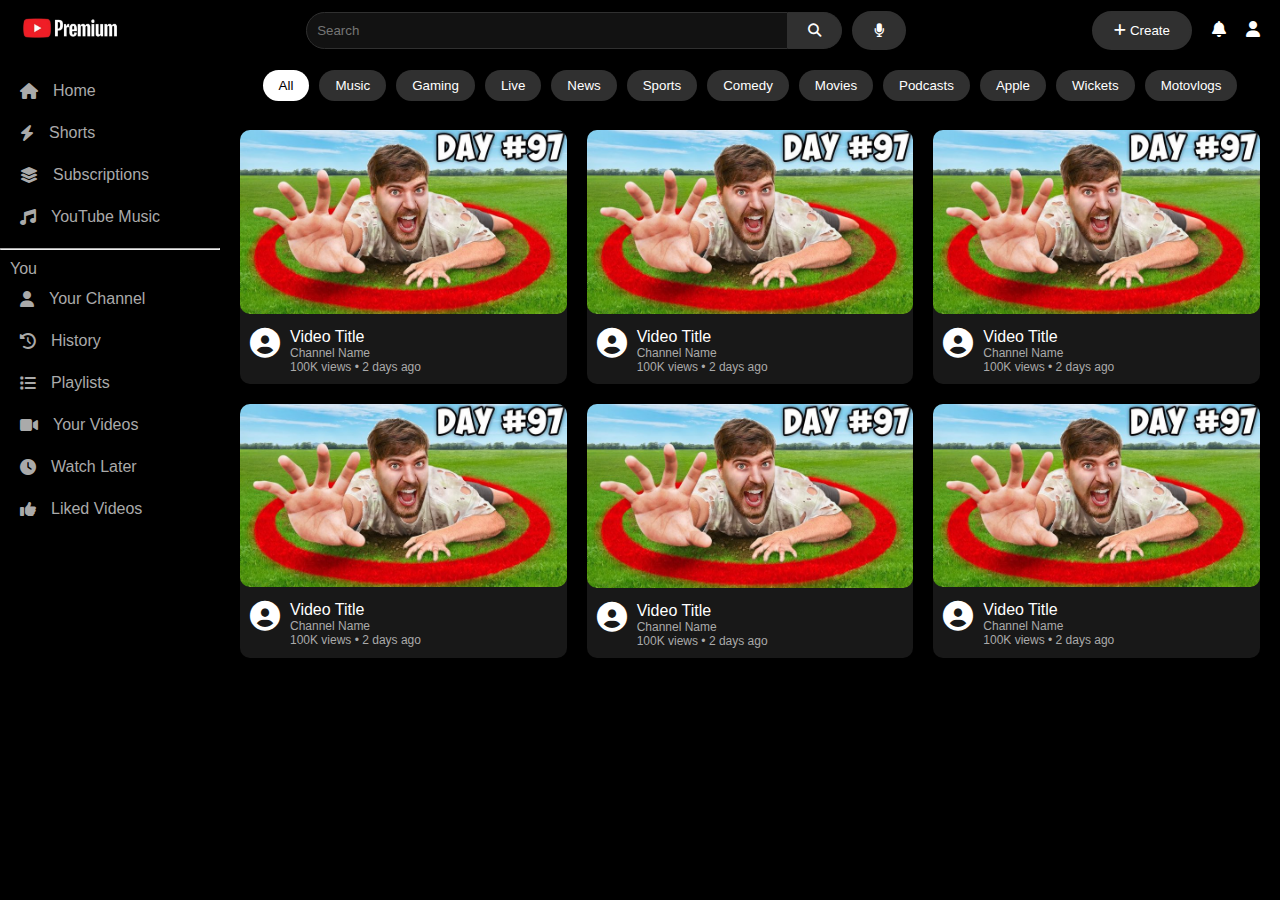
<file: yashika/youtube/index.html>
<!DOCTYPE html>
<html lang="en">
<head>
    <meta charset="UTF-8">
    <meta name="viewport" content="width=device-width, initial-scale=1.0">
    <title>Document</title>
    
    <link rel="stylesheet" href="style.css">
    <link rel="stylesheet" href="https://cdnjs.cloudflare.com/ajax/libs/font-awesome/6.5.0/css/all.min.css">
</head>
<body>
    <header class="navbar">
        <div class="nav-logo">
            <div class="logo"></div>
        </div>
        <div class="nav-search">
            <input type="text" placeholder="Search">
            <button class="search-btn"><i class="fa-solid fa-magnifying-glass"></i></button> 
            <button class="search-mic"><i class="fa-solid fa-microphone"></i></button>           
        </div>
        <div class="create">
            <div class="create-icon">
                <button class="create-btn"><i class="fa-solid fa-plus"></i> Create</button>
            </div>
            <div class="notifi">
                <div class="noti-icon"><i class="fa-solid fa-bell"></i></div>
            </div>
            <div class="profile">
                <div class="pro-icon"><i class="fa-solid fa-user"></i></div>
            </div>
        </div>        
    </header>
    <section class="sidebar">
       <ul class="home-bar">
          <li><a href="#"><i class="fa-solid fa-house"></i> Home</a></li>
          <li><a href="#"><i class="fa-solid fa-bolt"></i> Shorts</a></li>
          <li><a href="#"><i class="fa-solid fa-layer-group"></i> Subscriptions</a></li>
          <li><a href="#"><i class="fa-solid fa-music"></i> YouTube Music</a></li>
       </ul>
       <hr>
       <h4 class="sidebar-title">You</h4>
      <ul class="you-bar">
          <li><a href="#"><i class="fa-solid fa-user"></i> Your Channel</a></li>
         <li><a href="#"><i class="fa-solid fa-clock-rotate-left"></i> History</a></li>
         <li><a href="#"><i class="fa-solid fa-list"></i> Playlists</a></li>
         <li><a href="#"><i class="fa-solid fa-video"></i> Your Videos</a></li>
         <li><a href="#"><i class="fa-solid fa-clock"></i> Watch Later</a></li>
         <li><a href="#"><i class="fa-solid fa-thumbs-up"></i> Liked Videos</a></li>
      </ul>
  </section>
  <div class="filter-bar">
     <button class="active">All</button>
      <button>Music</button>
      <button>Gaming</button>
      <button>Live</button>
     <button>News</button>
     <button>Sports</button>
      <button>Comedy</button>
     <button>Movies</button>
     <button>Podcasts</button>
     <button>Apple</button>
     <button>Wickets</button>
     <button>Motovlogs</button>
   </div>
   <main class="main-content">
      <div class="video-card">
          <img src="thumbnail.jpg" alt="thumbnail">
          <div class="video-info">
              <i class="fa-solid fa-user-circle"></i>
              <div>
                  <h6>Video Title</h6>
                  <p class="">Channel Name</p>
                  <p class="text-secondary">100K views • 2 days ago</p>
               </div>
          </div>
      </div>
      <div class="video-card">
          <img src="thumbnail.jpg" alt="thumbnail">
          <div class="video-info">
              <i class="fa-solid fa-user-circle"></i>
              <div>
                  <h6>Video Title</h6>
                  <p class="text-secondary">Channel Name</p>
                  <p class="text-secondary">100K views • 2 days ago</p>
               </div>
          </div>
      </div>
      <div class="video-card">
          <img src="thumbnail.jpg" alt="thumbnail">
          <div class="video-info">
              <i class="fa-solid fa-user-circle"></i>
              <div>
                  <h6>Video Title</h6>
                  <p class="text-secondary">Channel Name</p>
                  <p class="text-secondary">100K views • 2 days ago</p>
               </div>
          </div>
      </div>
      <div class="video-card">
          <img src="thumbnail.jpg" alt="thumbnail">
          <div class="video-info">
              <i class="fa-solid fa-user-circle"></i>
              <div>
                  <h6>Video Title</h6>
                  <p class="text-secondary">Channel Name</p>
                  <p class="text-secondary">100K views • 2 days ago</p>
               </div>
          </div>
      </div>
      <div class="video-card">
          <img src="thumbnail.jpg" alt="thumbnail">
          <div class="video-info">
              <i class="fa-solid fa-user-circle"></i>
              <div>
                  <h6>Video Title</h6>
                  <p class="text-secondary">Channel Name</p>
                  <p class="text-secondary">100K views • 2 days ago</p>
               </div>
          </div>
      </div><div class="video-card">
          <img src="thumbnail.jpg" alt="thumbnail">
          <div class="video-info">
              <i class="fa-solid fa-user-circle"></i>
              <div>
                  <h6>Video Title</h6>
                  <p class="text-secondary">Channel Name</p>
                  <p class="text-secondary">100K views • 2 days ago</p>
               </div>
          </div>
      </div>
   </main>
</body>
</html>
</file>
<file: sujal/QuickLending-Clone/style.css>
.navlinks ul li{
    display: inline-block;
    padding: 10px;
}
.navlinks a{
    text-decoration: none;
    color: black;
}
.navlinks button{
    background-color: #FFBD59;
    color: #213E7A;
    border: none;
    padding: 10px;
    font-weight: 600;
}
.first-pg{
    background-image:url(imaggee.jfif) ;
    background-size: auto;
    background-position: center;
    color: white;
    padding: 140px;
}
.content{
    font-family: serif;
    font-weight: bolder;
}
.first-pg-buttons button:nth-child(1){
    background-color: #FFC107;
    color: #213E7A;
    border:none;
    font-weight: 600;
}
.first-pg-buttons button:nth-child(2){
    background-color: #213E7A;
    color:#FFC107;
    border:none;
    font-weight: 600;
}
.second-pg{
    background-color: #F3F5F9;
}
.lt-content{
    height: 40vh; 
    font-size: 50px;
    font-family: serif;
    font-weight: 600;
}
.row .rt-content h1{
    color: #FFBD59;
    font-weight: 700;
}
form label{
    display: block;
}
form input{
    width: 100%;
    border: 1px solid #ccc;
    padding: 8px 12px;
}
.cl-date input{
    border: 3px solid #213E7A;
}
.d-pay input{
    border: none;
    background-color: #E9ECEF;
}
.in-fun input{
    border: none;
    background-color: #E9ECEF;
}
.rehab input{
    border: none;
    background-color: #E9ECEF;
}
.deal input{
    border: none;
    background-color: #E9ECEF;
}
.total-amt input{
    border: 3px solid #213E7A;
    background-color: #A1FFA2;
}
.list ul{
    font-size: small;
}
.red-text h6{
    color: #F4365C;
}
.red-text button{
    color: #36407A;
    background-color: #FFC107;
    border: none;
    font-weight: 600;
}
.text-content{
    background-color: #1C4082;
}
.text-end button{
    color:#1C4082;
    background-color: #FFC107;
    border: none;
    font-weight: 700;
}
.text-content {
  height: 300px;    
  border-radius: 40px;
}
.text-content p{
    color: #ADBACD;
}
.col-lg-6 img{
    height: 300px;
    width: 100%;
    border-radius: 40px;
}
.loan-pr{
    color: #FFBD59;
}
.number {
  height: 60px;
  width: 60px;
  background-color: #FFBD59;
  border-radius: 50%;
  display: flex;
  align-items: center; 
  justify-content: center; 
  margin:20px auto;
}
</file>
<file: yashika/quicklending clone/style.css>
* {
  margin: 0;
  padding: 0;
  box-sizing: border-box;
  font-family: Arial, Helvetica, sans-serif;
}
.navbar {
  display: flex;
  justify-content: space-between;
  align-items: center;
  padding: 15px 40px;
  height: 100px;
}

.nav-logo img {
  height: 60px;
}

.nav-content {
  display: flex;
  align-items: center;
  gap: 30px;
}

.nav-text {
  list-style: none;
  display: flex;
  gap: 20px;
}

ul{
  margin-bottom: 0px;
}

.nav-text a {
  text-decoration: none;
  color: black;
}
.nav-btn{
  color: #153e8f;
  font-weight: 600;
  height: 50px;
  width: 200px;
  border-radius: 10px;
  background-color: #ffbd59;
}
.nav-icon {
  list-style: none;
  display: flex;
  gap: 15px;
  padding-left: 0px;
}

.nav-icon a {
  color: black;
  font-size: 22px;
}
.main{
  height: 90vh;
  background: url("banner2.jpg") ;
  background-size: cover;
  display: flex;
  align-items: center;
  padding: 40px;
}
.main-content{
  padding-left: 30px;
}
.main-content h1{
  font-size: 50px;
  font-weight: 900;
  line-height: 2.5;
  color: white;
}
.main-content h3{
  font-size: 40px ;
  font-weight: 300;
  line-height: 2;
  color: white;
}
.main-btn1{
  height: 50px;
  width: 200px;
  color: #153e8f;
  font-size: 20px;
  font-weight: bold;
  border-radius: 12px;
}
.main-btn2{
  height: 50px;
  width: 200px;
  color:#ffc107;
  background-color: #153e8f;
  font-size: 20px;
  font-weight: bold;
  border-radius: 12px;
  border: none;
}
.funds {
  display: flex;
  justify-content: space-between;
  align-items: flex-start;
  padding: 50px 80px;
  flex-wrap: wrap;
  width: 100%;    
  margin-top: 60px;
}

.fund-left {
  flex: 1;
  min-width: 300px;
}

.fund-left h1 {
  font-size: 60px;
  font-weight: bold;
  margin: 0;
  line-height: 1.2;
}

.fund-right {
  flex: 2;
  min-width: 400px;
  padding-left: 60px;
}

.fund-right p {
  font-size: 18px;
  line-height: 1.8;
  color: #222;
}

.fund-stat {
  display: flex;
  justify-content: space-between;
  margin-top: 50px;
  flex-wrap: wrap;
}

.stat {
  text-align: center;
  flex: 1;
  min-width: 200px;
  margin: 10px;
}

.stat h2 {
  font-size: 28px;
  font-weight:900;
  color: #f6b73c;
  margin-bottom: 8px;
}

.stat p {
  font-size: 15px;
  font-weight: bold;
  color: black;
}

.cal-heading{
  text-align: center;
  padding: 40px;
  font-size: 52px;
  font-weight: 600;
}
.cal-container{
  background-color: #E8E8E8;
  padding: 48px;
}
.cal-container2{
  background-color: #FFFBEB;
  padding: 44px;
  margin: 30px 0;
}
.box2{
  margin: 5px;
}
.cal-container3{
  background-color: #1C4082;
}
.estimate{
  text-align: center;
  color: white;
  padding: 10px;
}
.line{
  color: white;
}
.list{
  padding: 10px 0;
  font-size: 12px;
}
.terms{
  display: flex;
  flex-direction: column;
  align-items: center;
  padding: 10px;
}
.terms h6{
  color: red;
}
form label {
    display: block;
}

form input {
  width: 100%;
  border: 1px solid #ccc;
  padding: 8px 12px;
}

.loan h2{
  text-align: center;
  margin: 60px;
  font-size: 55px;
  font-weight: 700;
}
.card{
  background-color:#153e8f;
  margin-bottom: 20px;
  border-radius: 50px;
  border: none;
  height: 350px;
  width: 500px;
}
.card-btn{
  display: flex;
  justify-content: flex-end;
}
.card-body{
  padding: 30px;
}
.card-title{
  font-size: 35px;
  font-weight: 700;
  line-height: 2;
  color: white;
}
.card-text{
  color: #ffffffa3;
  line-height: 2;
}
.card a{
  margin: 8px;
}
.card img{
  border-radius: 50px;
  width: 100%;
  height: 100%;
}
.process{
  background-color: #153e8f;
  margin-left: 0px;
  margin-right: 0px;
  width: 100%;
}
.loan-card img{
  min-height: 221px;
  width: 100%;
  border-radius: 10px;
}

.process-section {
  background-color: #153e8f; 
  padding: 50px 0;
  margin-top: 50px;
}

.process-title {
  color:#ffbd59;
  font-weight: bold;
  margin-bottom: 42px;
}

.process-row {
  display: flex;
  justify-content: center;
}

.process-card {
  background:#153e8f;
  border-radius: 12px;
  padding: 20px;
  width: 300px;
  text-align: center;
}

.process-card img {
  width: 100%;
  height: 210px;
  border-radius: 10px;
  margin-bottom: 15px;
}

.step-no {
  background-color: #ffbd59;
  color: #153e8f;
  font-weight: bold;
  font-size: 18px;
  width: 50px;
  height: 50px;
  margin: 0 auto 10px;
  border-radius: 50%;
  display: flex;
  align-items: center;
  justify-content: center;
}

.process-card h3 {
  color:white;
  margin-bottom: 10px;
}

.process-card p {
  color: white;
  font-size: 14px;
}
.process-btn{
  display: flex;
  justify-content: center;
  align-items: center;
  margin-top: 20px;
}
.we-section {
  margin-top: 60px;
  padding: 50px 80px;
}

.we-content {
  display: flex;
  align-items: center;
  gap: 40px; 
}

.we-title h1 {
  white-space: nowrap;  
  font-size: 60px;
  font-weight: bold;
  margin: 0;
  color: #f6b73c;
}

.we-para {
  font-size: 18px;
  line-height: 1.6;
  color: #333;
  max-width: 900px; 
}
.we-cards {
  display: flex;
  gap: 30px;
  margin: 40px 80px;
}

.we-card {
  background-image: url("Vision\ Mission\ background.jpeg");
  background-size: cover;
  padding: 25px;
  border-radius: 40px;
  height: 300px;
  width: 500px;
  margin-left: 20px;
}

.we-card h2 {
  font-size: 42px;
  font-weight: 600;
  color: white;
  padding: 10px;
}

.we-card p {
  font-size: 16px;
  line-height: 1.6;
  color: white;
}
.meet-section{
  margin: 20px;
  padding: 50px 80px 50px;
}
.meet-content{
  text-align: center;
  margin-bottom: 40px;
}
.meet-content h1{
  font-size: 50px;
  font-weight: 700;
  color: #f6b73c;
  line-height: 2;
}
.meet-btn{
  color: black;
}
.meet-cards{
  display: flex;
  gap: 80px;
  margin: 20px 80px 80px;
  justify-content: center;
  align-items: center;
}
.meet-card{
  background-color: white;
  height: 250px;
  width: 500px;
  text-align: center;
  padding: 60px 20px 20px;
  border-top: 15px solid #f1c40f;
  border-right: 15px solid #f1c40f;
  border-bottom: 15px solid #2c3e50;
  border-left: 15px solid #2c3e50;
}
.meet-card h4 {
  font-weight: 600;
  color:#32325d;
  padding: 10px;
}
.meet-card p{
  color: #1d283e;
}
.meet-card i{
  margin: 5px;
  color:#1d283e;
}
.customer-sec{
  background:rgb(246,248,252);
  padding: 80px 0px;
}
.customer-content{
  text-align: center;
}
.customer-content h1{
  font-weight: 700;
  font-size: 50px;
  color: #1d283e;
  margin-bottom: 70px;
}
.customer-cards{
  display: flex;
  gap: 80px;
  justify-content: center;
  align-items: center;
  margin: 20px 80px 80px;
}
.customer-card{
  height: 400px;
  width: 450px;
  background-color:#fff;
  text-align: center;
  padding: 20px;
  border-radius: 30px;
  border: 1px solid #ccc;
}
.customer-card img{
  height: 70px;
  width: 70px;
  margin-bottom: 40px;
}
.customer-card h4{
  color: #1d283e;
}
.review{
  margin-bottom: 40px;
  color: #263238;
  font-size: 15px;
  font-weight: 400;
}
.contact-info{
  background-color:#1c4082;
  padding: 0 56px;
}
.footer-container{
  display: flex;
  padding: 80px;
  gap: 30px;
}
.about-us img{
  height: 65px;
  width: 150px;
}
.about-us p{
  margin: 0 0 16px;
  padding: 16px 0 0;
  font-size: 13px;
}
.contact-us{
  padding: 0 15px;

}
.about-us{
  padding: 0 15px;

}
.footer-links{
  display: flex;
  flex-direction: column;
  padding: 0 15px;
}
.footer-social{
  display: flex;
  flex-direction: column;
  padding: 0 15px;

}
.footer-container p{
  color: white;
}
.footer-container a{
  color: white;
  text-decoration: none;
}
.footer-container h3{
  color: white;
  font-size: 16px;
  margin-bottom: 20px;
  font-weight:700;
}
.footer-links a{
  font-size: 14px;
  margin-bottom: 10px;
  white-space: nowrap;  

}
.footer-social a{
  font-size: 14px;
  margin-bottom: 10px;
}
</file>
<file: yashika/Wallet clone/style.css>
*{
    margin: 0px;
    padding: 0px;
    box-sizing: border-box;
    font-family: Arial,sans-serif;

}
.navbar{
    height: 80px;
    color: black;
    display: flex;
    justify-content: space-between;
    align-items: center;
    padding: 0 50px;    
}
.nav-logo{
    height: 60px;
    width: 100px;
    align-items: center;
}
.logo{
    background-image: url("logo.png");
    background-size:contain;
    background-repeat: no-repeat;
    height: 60px;
    width: 100%;
}
.nav-content{
    display: flex;
    list-style: none;
    gap: 30px;
    justify-content: center;
    margin-bottom: 0px;
}
.nav-content li a{
    text-decoration: none;
    color: black;
}
.nav-button {
  display: flex;
  justify-content: flex-end;
  gap: 10px;
}
.main-banner{
    display: flex;
    justify-content: space-between;
    align-items: center;
    padding: 50px;
}
.main-content h1{
    font-weight: 900;
    line-height: 1.2;
    margin-bottom: 20px;
}
.main-content p{
    font-weight: 100;
    color: #555;
}
.banner-image{
    display: flex;
    justify-content: center;
}
.banner-image img{
    height: 400px;
    width: 600px;
}
.services {
  padding: 40px 60px;
  text-align: center;
}
.service-header h6{
    color: #198754;
}

.services-cards {
  display: flex;
  justify-content: center;
  gap: 30px;
  flex-wrap: wrap;
}

.service-card {
  border-radius: 12px;
  padding: 30px 20px;
  width: 300px;
  text-align: center;
  box-shadow: 0px 4px 10px rgba(0,0,0,0.05);
}

.service-card img {
  width: 80px;
  margin-bottom: 20px;
}
.about-us{
    display: flex;
    align-items: center;
    justify-content: space-between;
    padding: 50px;
}
.about-content h6{
    color: #198754; 
}
.about-content h1{
    font-weight: 900;
    line-height: 1.2;
    margin-bottom: 20px;
}
.about-content p{
    color: #555;
    margin-bottom: 20px;
}
.about-image{
    display: flex;
    justify-content: center;
}
.about-image img{
    height: 500px;
    width: 600px;
}
.difference {
  padding: 60px 50px;
  display: grid;
  grid-template-columns: 1fr 1fr;
  gap: 50px;
  align-items: start;
}

.diff-text h6 {
  color: #16a34a;
}

.diff-text h2 {
  font-weight: 900;
  line-height: 1.2;
  margin-bottom: 20px;
}

.diff-text p {
  color: #555;
  margin-bottom: 16px;
}

.diff-grid .grid-content {
  display: flex;
  flex-direction: column;
  gap: 20px;
}

.grid-card {
  display: flex;
  align-items: flex-start;
  gap: 15px;
  padding: 20px;
}

.grid-card img {
  width: 50px;
  height: 50px;
  padding: 10px;
  background: #ede9fe;
  border-radius: 10px;
}

.grid-card h4 {
  font-weight: bold;
  margin-bottom: 6px;
}

.grid-card p {
  color: #666;
  line-height: 1.2;
}
</file>
<file: yashika/youtube/style.css>
* {
  margin: 0px;
  padding: 0px;
  box-sizing: border-box;
  font-family: Arial, sans-serif;
}

body {
  background-color: black;
}

.navbar {
  display: flex;
  height: 60px;
  background-color: black;
  align-items: center;
  color: white;
  justify-content: space-between;
  padding: 20px;
  position: fixed;     
  top: 0;
  left: 0;
  right: 0;
}

.nav-logo {
  height: 60px;
  width: 100px;
  align-items: center;
}

.nav-logo .logo {
  height: 60px;
  width: 100%;
  background-image: url("yt.webp");
  background-size: contain;
  background-repeat: no-repeat;
}

.nav-search {
  display: flex;
  align-items: center;
  width: 600px;
}

.nav-search input {
  flex: 1;
  padding: 10px;
  border: 1px solid #303030;
  background: #121212;
  color: white;
  border-radius: 20px 0 0 20px;
}

.nav-search .search-btn {
  padding: 10px 20px;
  border: 1px solid #303030;
  border-left: none;
  background: #303030;
  color: white;
  border-radius: 0 20px 20px 0;
}

.nav-search .search-mic {
  padding: 10px 20px;
  border-radius: 50px;
  background-color: #303030;
  color: white;
  border: 2px solid #303030;
  margin-left: 10px;
}


.create {
  display: flex;
  justify-content: space-evenly;
  align-items: center;
  gap: 20px;
}

.create-icon .create-btn {
  background-color: #303030;
  padding: 10px 20px;
  color: white;
  border-radius: 20px;
  border: 2px solid #303030;
}

.sidebar {
  width: 220px;
  background: black;
  top: 60px;          
  padding: 10px 0;
  position: fixed;
}

ul {
  list-style: none;
}

.sidebar li a {
  display: flex;
  align-items: center;
  gap: 15px;
  padding: 12px 20px;
  color: #aaa;
  text-decoration: none;
}

.sidebar li a:hover {
  background: #383838;
  border-radius: 10px;
}

.sidebar hr {
  border-top: 1px solid #aaa;
  margin: 10px 0;
}

.sidebar-title {
  color: #aaa;
  font-weight: 200;
  padding-left: 10px;
}

.filter-bar {
  position: fixed;   
  top: 60px;
  left: 220px;
  right: 0;
  height: 50px;
  background: black;
  display: flex;
  justify-content: center;
  align-items: center;
  gap: 10px;
  padding: 0 20px;
}

.filter-bar button {
  background: #303030;
  border: none;
  padding: 8px 16px;
  border-radius: 20px;
  color: white;
  cursor: pointer;
}

.filter-bar button:hover {
  background: white;
  color: black;
}

.filter-bar .active {
  background: white;
  color: black;
}

.main-content {
  margin-left: 220px;   
  margin-top: 110px;    
  padding: 20px;
  background: black;
  display: grid;
  grid-template-columns: repeat(auto-fill, minmax(300px, 1fr));
  gap: 20px;
}

.video-card {
  background: #181818;
  border-radius: 10px;
}

.video-card img {
  width: 100%;
  border-radius: 10px;
}

.video-info {
  display: flex;
  padding: 10px;
  color: white;
}
.video-info h6 {
  font-size: 16px;   
  font-weight: 500;
}

.video-info p {
  font-size: 12px;   
  color: #aaa;       
}

.video-info i {
  margin-right: 10px;
  font-size: 30px;
}
</file>
